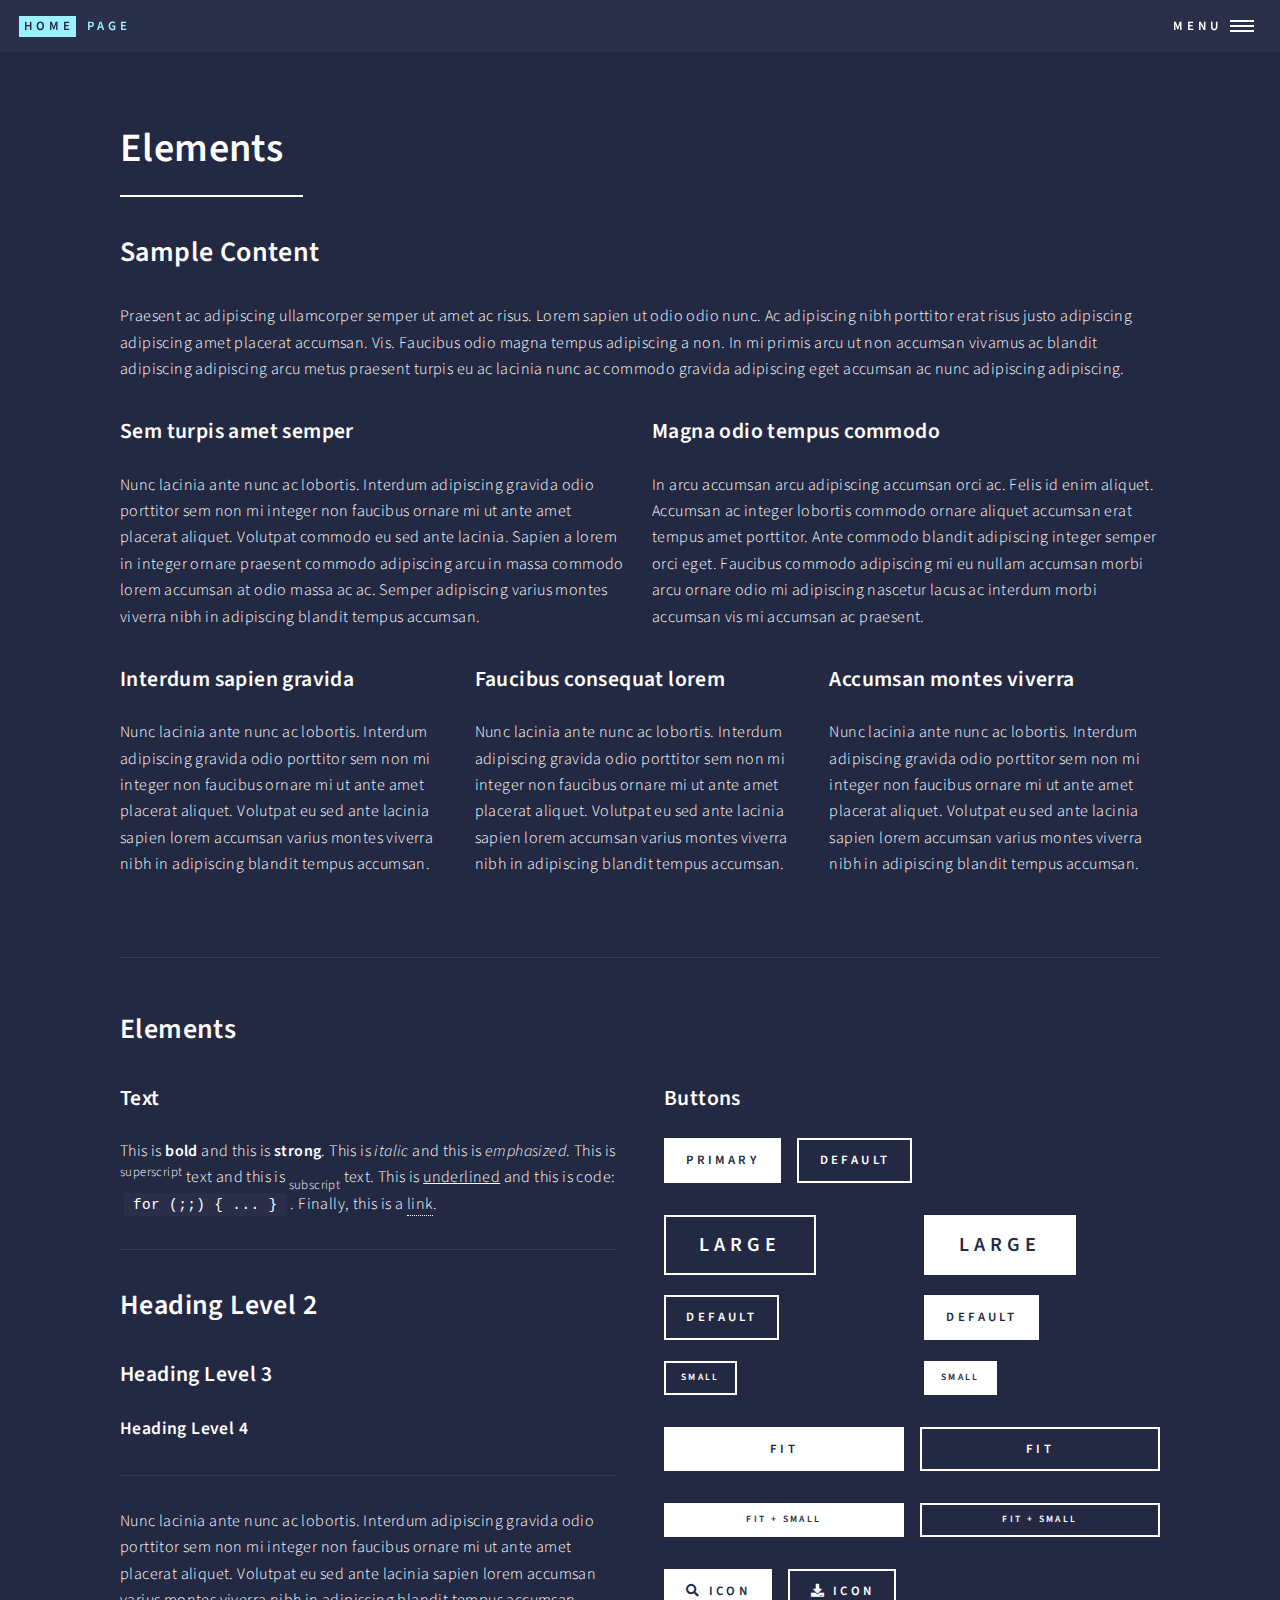
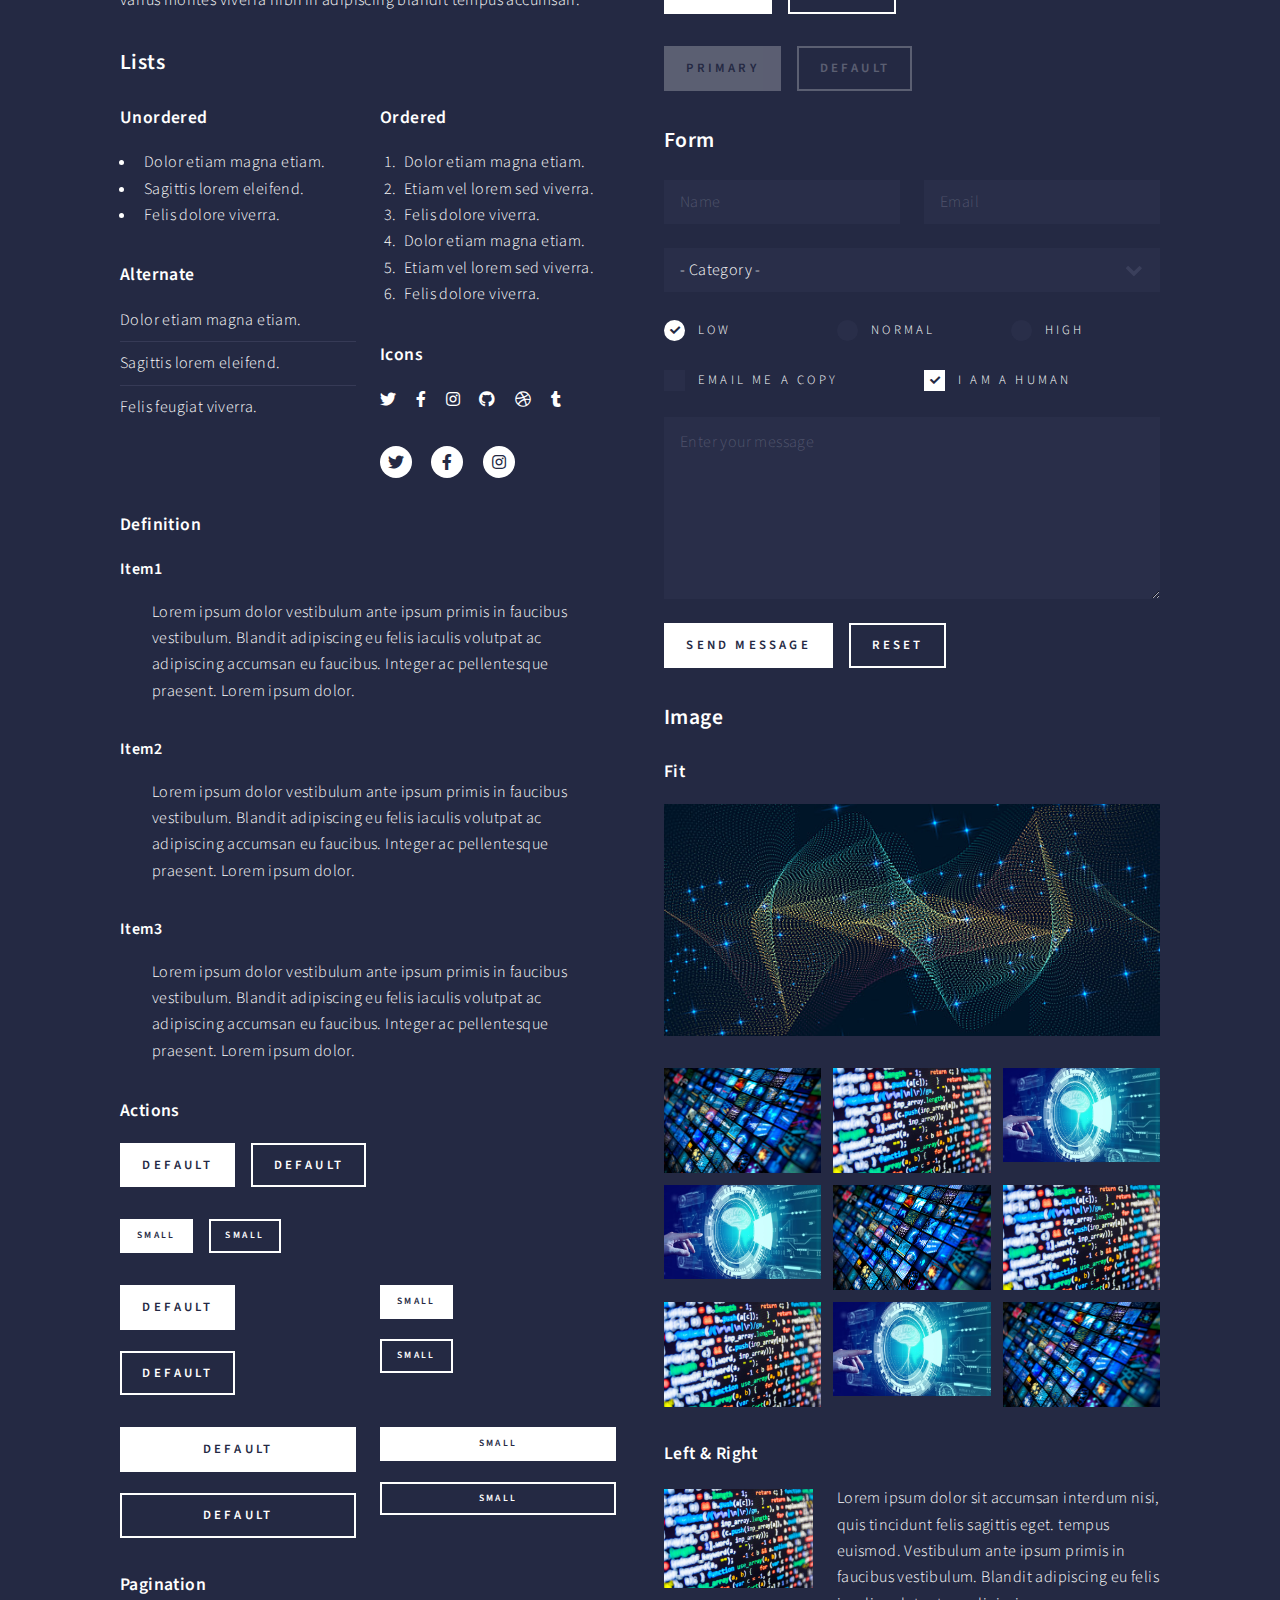
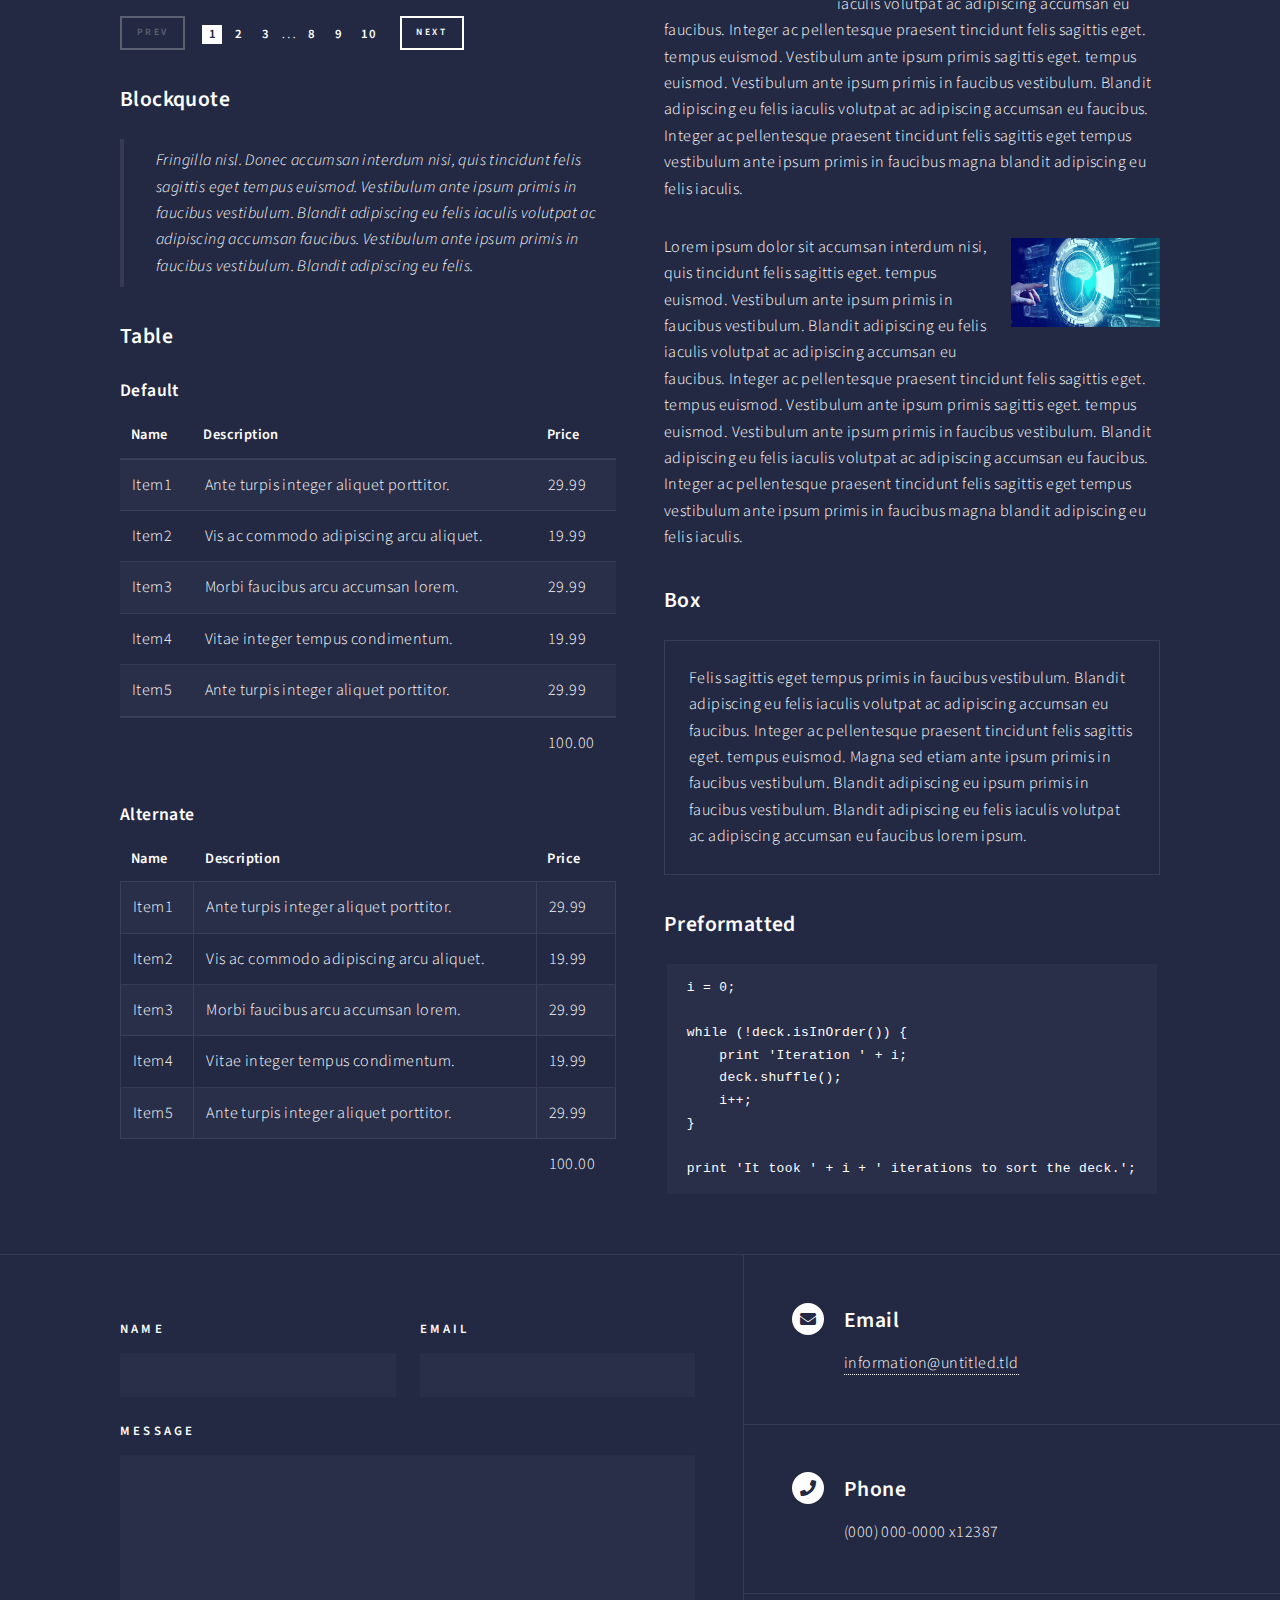
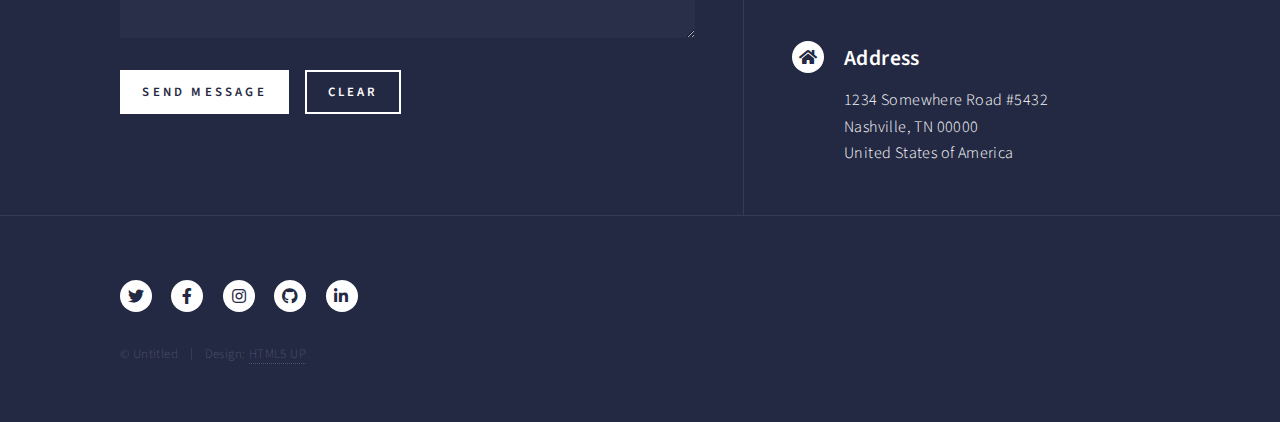
<file: elements.html>
<!DOCTYPE HTML>
<html>
	<head>
		<title>Data Science</title>
		<meta charset="utf-8" />
		<meta name="viewport" content="width=device-width, initial-scale=1, user-scalable=no" />
		<link rel="stylesheet" href="assets/css/main.css" />
		<noscript><link rel="stylesheet" href="assets/css/noscript.css" /></noscript>
	</head>
	<body class="is-preload">

		<!-- Wrapper -->
			<div id="wrapper">

				<!-- Header -->
					<header id="header">
						<a href="index.html" class="logo"><strong>Home</strong> <span>Page</span></a>
						<nav>
							<a href="#menu">Menu</a>
						</nav>
					</header>

				<!-- Menu -->
					<nav id="menu">
						<ul class="links">
							<li><a href="index.html">Home</a></li>
							<li><a href="https://github.com/cntl-alt-delete/Maverick">Github</a></li>
							<li><a href="https://www.kaggle.com/chiragshrivastava01">Kaggle</a></li>
							<li><a href="elements.html">LinkedIn</a></li>
						</ul>
						<ul class="actions stacked">
							<li><a href="#" class="button primary fit">Get Started</a></li>
							<li><a href="#" class="button fit">Log In</a></li>
						</ul>
					</nav>

				
				<!-- Main -->
					<div id="main" class="alt">

						<!-- One -->
							<section id="one">
								<div class="inner">
									<header class="major">
										<h1>Elements</h1>
									</header>

									<!-- Content -->
										<h2 id="content">Sample Content</h2>
										<p>Praesent ac adipiscing ullamcorper semper ut amet ac risus. Lorem sapien ut odio odio nunc. Ac adipiscing nibh porttitor erat risus justo adipiscing adipiscing amet placerat accumsan. Vis. Faucibus odio magna tempus adipiscing a non. In mi primis arcu ut non accumsan vivamus ac blandit adipiscing adipiscing arcu metus praesent turpis eu ac lacinia nunc ac commodo gravida adipiscing eget accumsan ac nunc adipiscing adipiscing.</p>
										<div class="row">
											<div class="col-6 col-12-small">
												<h3>Sem turpis amet semper</h3>
												<p>Nunc lacinia ante nunc ac lobortis. Interdum adipiscing gravida odio porttitor sem non mi integer non faucibus ornare mi ut ante amet placerat aliquet. Volutpat commodo eu sed ante lacinia. Sapien a lorem in integer ornare praesent commodo adipiscing arcu in massa commodo lorem accumsan at odio massa ac ac. Semper adipiscing varius montes viverra nibh in adipiscing blandit tempus accumsan.</p>
											</div>
											<div class="col-6 col-12-small">
												<h3>Magna odio tempus commodo</h3>
												<p>In arcu accumsan arcu adipiscing accumsan orci ac. Felis id enim aliquet. Accumsan ac integer lobortis commodo ornare aliquet accumsan erat tempus amet porttitor. Ante commodo blandit adipiscing integer semper orci eget. Faucibus commodo adipiscing mi eu nullam accumsan morbi arcu ornare odio mi adipiscing nascetur lacus ac interdum morbi accumsan vis mi accumsan ac praesent.</p>
											</div>
											<!-- Break -->
											<div class="col-4 col-12-medium">
												<h3>Interdum sapien gravida</h3>
												<p>Nunc lacinia ante nunc ac lobortis. Interdum adipiscing gravida odio porttitor sem non mi integer non faucibus ornare mi ut ante amet placerat aliquet. Volutpat eu sed ante lacinia sapien lorem accumsan varius montes viverra nibh in adipiscing blandit tempus accumsan.</p>
											</div>
											<div class="col-4 col-12-medium">
												<h3>Faucibus consequat lorem</h3>
												<p>Nunc lacinia ante nunc ac lobortis. Interdum adipiscing gravida odio porttitor sem non mi integer non faucibus ornare mi ut ante amet placerat aliquet. Volutpat eu sed ante lacinia sapien lorem accumsan varius montes viverra nibh in adipiscing blandit tempus accumsan.</p>
											</div>
											<div class="col-4 col-12-medium">
												<h3>Accumsan montes viverra</h3>
												<p>Nunc lacinia ante nunc ac lobortis. Interdum adipiscing gravida odio porttitor sem non mi integer non faucibus ornare mi ut ante amet placerat aliquet. Volutpat eu sed ante lacinia sapien lorem accumsan varius montes viverra nibh in adipiscing blandit tempus accumsan.</p>
											</div>
										</div>

									<hr class="major" />

									<!-- Elements -->
										<h2 id="elements">Elements</h2>
										<div class="row gtr-200">
											<div class="col-6 col-12-medium">

												<!-- Text stuff -->
													<h3>Text</h3>
													<p>This is <b>bold</b> and this is <strong>strong</strong>. This is <i>italic</i> and this is <em>emphasized</em>.
													This is <sup>superscript</sup> text and this is <sub>subscript</sub> text.
													This is <u>underlined</u> and this is code: <code>for (;;) { ... }</code>.
													Finally, this is a <a href="#">link</a>.</p>
													<hr />
													<h2>Heading Level 2</h2>
													<h3>Heading Level 3</h3>
													<h4>Heading Level 4</h4>
													<hr />
													<p>Nunc lacinia ante nunc ac lobortis. Interdum adipiscing gravida odio porttitor sem non mi integer non faucibus ornare mi ut ante amet placerat aliquet. Volutpat eu sed ante lacinia sapien lorem accumsan varius montes viverra nibh in adipiscing blandit tempus accumsan.</p>

												<!-- Lists -->
													<h3>Lists</h3>
													<div class="row">
														<div class="col-6 col-12-small">

															<h4>Unordered</h4>
															<ul>
																<li>Dolor etiam magna etiam.</li>
																<li>Sagittis lorem eleifend.</li>
																<li>Felis dolore viverra.</li>
															</ul>

															<h4>Alternate</h4>
															<ul class="alt">
																<li>Dolor etiam magna etiam.</li>
																<li>Sagittis lorem eleifend.</li>
																<li>Felis feugiat viverra.</li>
															</ul>

														</div>
														<div class="col-6 col-12-small">

															<h4>Ordered</h4>
															<ol>
																<li>Dolor etiam magna etiam.</li>
																<li>Etiam vel lorem sed viverra.</li>
																<li>Felis dolore viverra.</li>
																<li>Dolor etiam magna etiam.</li>
																<li>Etiam vel lorem sed viverra.</li>
																<li>Felis dolore viverra.</li>
															</ol>

															<h4>Icons</h4>
															<ul class="icons">
																<li><a href="#" class="icon brands fa-twitter"><span class="label">Twitter</span></a></li>
																<li><a href="#" class="icon brands fa-facebook-f"><span class="label">Facebook</span></a></li>
																<li><a href="#" class="icon brands fa-instagram"><span class="label">Instagram</span></a></li>
																<li><a href="#" class="icon brands fa-github"><span class="label">Github</span></a></li>
																<li><a href="#" class="icon brands fa-dribbble"><span class="label">Dribbble</span></a></li>
																<li><a href="#" class="icon brands fa-tumblr"><span class="label">Tumblr</span></a></li>
															</ul>
															<ul class="icons">
																<li><a href="#" class="icon brands alt fa-twitter"><span class="label">Twitter</span></a></li>
																<li><a href="#" class="icon brands alt fa-facebook-f"><span class="label">Facebook</span></a></li>
																<li><a href="#" class="icon brands alt fa-instagram"><span class="label">Instagram</span></a></li>
															</ul>

														</div>
													</div>
													<h4>Definition</h4>
													<dl>
														<dt>Item1</dt>
														<dd>
															<p>Lorem ipsum dolor vestibulum ante ipsum primis in faucibus vestibulum. Blandit adipiscing eu felis iaculis volutpat ac adipiscing accumsan eu faucibus. Integer ac pellentesque praesent. Lorem ipsum dolor.</p>
														</dd>
														<dt>Item2</dt>
														<dd>
															<p>Lorem ipsum dolor vestibulum ante ipsum primis in faucibus vestibulum. Blandit adipiscing eu felis iaculis volutpat ac adipiscing accumsan eu faucibus. Integer ac pellentesque praesent. Lorem ipsum dolor.</p>
														</dd>
														<dt>Item3</dt>
														<dd>
															<p>Lorem ipsum dolor vestibulum ante ipsum primis in faucibus vestibulum. Blandit adipiscing eu felis iaculis volutpat ac adipiscing accumsan eu faucibus. Integer ac pellentesque praesent. Lorem ipsum dolor.</p>
														</dd>
													</dl>

													<h4>Actions</h4>
													<ul class="actions">
														<li><a href="#" class="button primary">Default</a></li>
														<li><a href="#" class="button">Default</a></li>
													</ul>
													<ul class="actions small">
														<li><a href="#" class="button primary small">Small</a></li>
														<li><a href="#" class="button small">Small</a></li>
													</ul>
													<div class="row">
														<div class="col-6 col-12-small">
															<ul class="actions stacked">
																<li><a href="#" class="button primary">Default</a></li>
																<li><a href="#" class="button">Default</a></li>
															</ul>
														</div>
														<div class="col-6 col-12-small">
															<ul class="actions stacked">
																<li><a href="#" class="button primary small">Small</a></li>
																<li><a href="#" class="button small">Small</a></li>
															</ul>
														</div>
														<div class="col-6 col-12-small">
															<ul class="actions stacked">
																<li><a href="#" class="button primary fit">Default</a></li>
																<li><a href="#" class="button fit">Default</a></li>
															</ul>
														</div>
														<div class="col-6 col-12-small">
															<ul class="actions stacked">
																<li><a href="#" class="button primary small fit">Small</a></li>
																<li><a href="#" class="button small fit">Small</a></li>
															</ul>
														</div>
													</div>

													<h4>Pagination</h4>
													<ul class="pagination">
														<li><span class="button small disabled">Prev</span></li>
														<li><a href="#" class="page active">1</a></li>
														<li><a href="#" class="page">2</a></li>
														<li><a href="#" class="page">3</a></li>
														<li><span>&hellip;</span></li>
														<li><a href="#" class="page">8</a></li>
														<li><a href="#" class="page">9</a></li>
														<li><a href="#" class="page">10</a></li>
														<li><a href="#" class="button small">Next</a></li>
													</ul>

												<!-- Blockquote -->
													<h3>Blockquote</h3>
													<blockquote>Fringilla nisl. Donec accumsan interdum nisi, quis tincidunt felis sagittis eget tempus euismod. Vestibulum ante ipsum primis in faucibus vestibulum. Blandit adipiscing eu felis iaculis volutpat ac adipiscing accumsan faucibus. Vestibulum ante ipsum primis in faucibus vestibulum. Blandit adipiscing eu felis.</blockquote>

												<!-- Table -->
													<h3>Table</h3>

													<h4>Default</h4>
													<div class="table-wrapper">
														<table>
															<thead>
																<tr>
																	<th>Name</th>
																	<th>Description</th>
																	<th>Price</th>
																</tr>
															</thead>
															<tbody>
																<tr>
																	<td>Item1</td>
																	<td>Ante turpis integer aliquet porttitor.</td>
																	<td>29.99</td>
																</tr>
																<tr>
																	<td>Item2</td>
																	<td>Vis ac commodo adipiscing arcu aliquet.</td>
																	<td>19.99</td>
																</tr>
																<tr>
																	<td>Item3</td>
																	<td> Morbi faucibus arcu accumsan lorem.</td>
																	<td>29.99</td>
																</tr>
																<tr>
																	<td>Item4</td>
																	<td>Vitae integer tempus condimentum.</td>
																	<td>19.99</td>
																</tr>
																<tr>
																	<td>Item5</td>
																	<td>Ante turpis integer aliquet porttitor.</td>
																	<td>29.99</td>
																</tr>
															</tbody>
															<tfoot>
																<tr>
																	<td colspan="2"></td>
																	<td>100.00</td>
																</tr>
															</tfoot>
														</table>
													</div>

													<h4>Alternate</h4>
													<div class="table-wrapper">
														<table class="alt">
															<thead>
																<tr>
																	<th>Name</th>
																	<th>Description</th>
																	<th>Price</th>
																</tr>
															</thead>
															<tbody>
																<tr>
																	<td>Item1</td>
																	<td>Ante turpis integer aliquet porttitor.</td>
																	<td>29.99</td>
																</tr>
																<tr>
																	<td>Item2</td>
																	<td>Vis ac commodo adipiscing arcu aliquet.</td>
																	<td>19.99</td>
																</tr>
																<tr>
																	<td>Item3</td>
																	<td> Morbi faucibus arcu accumsan lorem.</td>
																	<td>29.99</td>
																</tr>
																<tr>
																	<td>Item4</td>
																	<td>Vitae integer tempus condimentum.</td>
																	<td>19.99</td>
																</tr>
																<tr>
																	<td>Item5</td>
																	<td>Ante turpis integer aliquet porttitor.</td>
																	<td>29.99</td>
																</tr>
															</tbody>
															<tfoot>
																<tr>
																	<td colspan="2"></td>
																	<td>100.00</td>
																</tr>
															</tfoot>
														</table>
													</div>

											</div>
											<div class="col-6 col-12-medium">

												<!-- Buttons -->
													<h3>Buttons</h3>
													<ul class="actions">
														<li><a href="#" class="button primary">Primary</a></li>
														<li><a href="#" class="button">Default</a></li>
													</ul>
													<div class="row">
														<div class="col-6 col-12-xsmall">
															<ul class="actions stacked">
																<li><a href="#" class="button large">Large</a></li>
																<li><a href="#" class="button">Default</a></li>
																<li><a href="#" class="button small">Small</a></li>
															</ul>
														</div>
														<div class="col-6 col-12-xsmall">
															<ul class="actions stacked">
																<li><a href="#" class="button primary large">Large</a></li>
																<li><a href="#" class="button primary">Default</a></li>
																<li><a href="#" class="button primary small">Small</a></li>
															</ul>
														</div>
													</div>
													<ul class="actions fit">
														<li><a href="#" class="button primary fit">Fit</a></li>
														<li><a href="#" class="button fit">Fit</a></li>
													</ul>
													<ul class="actions fit small">
														<li><a href="#" class="button primary fit small">Fit + Small</a></li>
														<li><a href="#" class="button fit small">Fit + Small</a></li>
													</ul>
													<ul class="actions">
														<li><a href="#" class="button primary icon solid fa-search">Icon</a></li>
														<li><a href="#" class="button icon solid fa-download">Icon</a></li>
													</ul>
													<ul class="actions">
														<li><span class="button primary disabled">Primary</span></li>
														<li><span class="button disabled">Default</span></li>
													</ul>

												<!-- Form -->
													<h3>Form</h3>

													<form method="post" action="#">
														<div class="row gtr-uniform">
															<div class="col-6 col-12-xsmall">
																<input type="text" name="demo-name" id="demo-name" value="" placeholder="Name" />
															</div>
															<div class="col-6 col-12-xsmall">
																<input type="email" name="demo-email" id="demo-email" value="" placeholder="Email" />
															</div>
															<!-- Break -->
															<div class="col-12">
																<select name="demo-category" id="demo-category">
																	<option value="">- Category -</option>
																	<option value="1">Manufacturing</option>
																	<option value="1">Shipping</option>
																	<option value="1">Administration</option>
																	<option value="1">Human Resources</option>
																</select>
															</div>
															<!-- Break -->
															<div class="col-4 col-12-small">
																<input type="radio" id="demo-priority-low" name="demo-priority" checked>
																<label for="demo-priority-low">Low</label>
															</div>
															<div class="col-4 col-12-small">
																<input type="radio" id="demo-priority-normal" name="demo-priority">
																<label for="demo-priority-normal">Normal</label>
															</div>
															<div class="col-4 col-12-small">
																<input type="radio" id="demo-priority-high" name="demo-priority">
																<label for="demo-priority-high">High</label>
															</div>
															<!-- Break -->
															<div class="col-6 col-12-small">
																<input type="checkbox" id="demo-copy" name="demo-copy">
																<label for="demo-copy">Email me a copy</label>
															</div>
															<div class="col-6 col-12-small">
																<input type="checkbox" id="demo-human" name="demo-human" checked>
																<label for="demo-human">I am a human</label>
															</div>
															<!-- Break -->
															<div class="col-12">
																<textarea name="demo-message" id="demo-message" placeholder="Enter your message" rows="6"></textarea>
															</div>
															<!-- Break -->
															<div class="col-12">
																<ul class="actions">
																	<li><input type="submit" value="Send Message" class="primary" /></li>
																	<li><input type="reset" value="Reset" /></li>
																</ul>
															</div>
														</div>
													</form>

												<!-- Image -->
													<h3>Image</h3>

													<h4>Fit</h4>
													<span class="image fit"><img src="images/pic03.jpg" alt="" /></span>
													<div class="box alt">
														<div class="row gtr-50 gtr-uniform">
															<div class="col-4"><span class="image fit"><img src="images/pic08.jpg" alt="" /></span></div>
															<div class="col-4"><span class="image fit"><img src="images/pic09.jpg" alt="" /></span></div>
															<div class="col-4"><span class="image fit"><img src="images/pic10.jpg" alt="" /></span></div>
															<!-- Break -->
															<div class="col-4"><span class="image fit"><img src="images/pic10.jpg" alt="" /></span></div>
															<div class="col-4"><span class="image fit"><img src="images/pic08.jpg" alt="" /></span></div>
															<div class="col-4"><span class="image fit"><img src="images/pic09.jpg" alt="" /></span></div>
															<!-- Break -->
															<div class="col-4"><span class="image fit"><img src="images/pic09.jpg" alt="" /></span></div>
															<div class="col-4"><span class="image fit"><img src="images/pic10.jpg" alt="" /></span></div>
															<div class="col-4"><span class="image fit"><img src="images/pic08.jpg" alt="" /></span></div>
														</div>
													</div>

													<h4>Left &amp; Right</h4>
													<p><span class="image left"><img src="images/pic09.jpg" alt="" /></span>Lorem ipsum dolor sit accumsan interdum nisi, quis tincidunt felis sagittis eget. tempus euismod. Vestibulum ante ipsum primis in faucibus vestibulum. Blandit adipiscing eu felis iaculis volutpat ac adipiscing accumsan eu faucibus. Integer ac pellentesque praesent tincidunt felis sagittis eget. tempus euismod. Vestibulum ante ipsum primis sagittis eget. tempus euismod. Vestibulum ante ipsum primis in faucibus vestibulum. Blandit adipiscing eu felis iaculis volutpat ac adipiscing accumsan eu faucibus. Integer ac pellentesque praesent tincidunt felis sagittis eget tempus vestibulum ante ipsum primis in faucibus magna blandit adipiscing eu felis iaculis.</p>
													<p><span class="image right"><img src="images/pic10.jpg" alt="" /></span>Lorem ipsum dolor sit accumsan interdum nisi, quis tincidunt felis sagittis eget. tempus euismod. Vestibulum ante ipsum primis in faucibus vestibulum. Blandit adipiscing eu felis iaculis volutpat ac adipiscing accumsan eu faucibus. Integer ac pellentesque praesent tincidunt felis sagittis eget. tempus euismod. Vestibulum ante ipsum primis sagittis eget. tempus euismod. Vestibulum ante ipsum primis in faucibus vestibulum. Blandit adipiscing eu felis iaculis volutpat ac adipiscing accumsan eu faucibus. Integer ac pellentesque praesent tincidunt felis sagittis eget tempus vestibulum ante ipsum primis in faucibus magna blandit adipiscing eu felis iaculis.</p>

												<!-- Box -->
													<h3>Box</h3>
													<div class="box">
														<p>Felis sagittis eget tempus primis in faucibus vestibulum. Blandit adipiscing eu felis iaculis volutpat ac adipiscing accumsan eu faucibus. Integer ac pellentesque praesent tincidunt felis sagittis eget. tempus euismod. Magna sed etiam ante ipsum primis in faucibus vestibulum. Blandit adipiscing eu ipsum primis in faucibus vestibulum. Blandit adipiscing eu felis iaculis volutpat ac adipiscing accumsan eu faucibus lorem ipsum.</p>
													</div>

												<!-- Preformatted Code -->
													<h3>Preformatted</h3>
													<pre><code>i = 0;

while (!deck.isInOrder()) {
    print 'Iteration ' + i;
    deck.shuffle();
    i++;
}

print 'It took ' + i + ' iterations to sort the deck.';
</code></pre>

											</div>
										</div>

								</div>
							</section>

					</div>

				<!-- Contact -->
					<section id="contact">
						<div class="inner">
							<section>
								<form method="post" action="#">
									<div class="fields">
										<div class="field half">
											<label for="name">Name</label>
											<input type="text" name="name" id="name" />
										</div>
										<div class="field half">
											<label for="email">Email</label>
											<input type="text" name="email" id="email" />
										</div>
										<div class="field">
											<label for="message">Message</label>
											<textarea name="message" id="message" rows="6"></textarea>
										</div>
									</div>
									<ul class="actions">
										<li><input type="submit" value="Send Message" class="primary" /></li>
										<li><input type="reset" value="Clear" /></li>
									</ul>
								</form>
							</section>
							<section class="split">
								<section>
									<div class="contact-method">
										<span class="icon solid alt fa-envelope"></span>
										<h3>Email</h3>
										<a href="#">information@untitled.tld</a>
									</div>
								</section>
								<section>
									<div class="contact-method">
										<span class="icon solid alt fa-phone"></span>
										<h3>Phone</h3>
										<span>(000) 000-0000 x12387</span>
									</div>
								</section>
								<section>
									<div class="contact-method">
										<span class="icon solid alt fa-home"></span>
										<h3>Address</h3>
										<span>1234 Somewhere Road #5432<br />
										Nashville, TN 00000<br />
										United States of America</span>
									</div>
								</section>
							</section>
						</div>
					</section>

				<!-- Footer -->
					<footer id="footer">
						<div class="inner">
							<ul class="icons">
								<li><a href="#" class="icon brands alt fa-twitter"><span class="label">Twitter</span></a></li>
								<li><a href="#" class="icon brands alt fa-facebook-f"><span class="label">Facebook</span></a></li>
								<li><a href="#" class="icon brands alt fa-instagram"><span class="label">Instagram</span></a></li>
								<li><a href="#" class="icon brands alt fa-github"><span class="label">GitHub</span></a></li>
								<li><a href="#" class="icon brands alt fa-linkedin-in"><span class="label">LinkedIn</span></a></li>
							</ul>
							<ul class="copyright">
								<li>&copy; Untitled</li><li>Design: <a href="https://html5up.net">HTML5 UP</a></li>
							</ul>
						</div>
					</footer>

			</div>

		<!-- Scripts -->
			<script src="assets/js/jquery.min.js"></script>
			<script src="assets/js/jquery.scrolly.min.js"></script>
			<script src="assets/js/jquery.scrollex.min.js"></script>
			<script src="assets/js/browser.min.js"></script>
			<script src="assets/js/breakpoints.min.js"></script>
			<script src="assets/js/util.js"></script>
			<script src="assets/js/main.js"></script>

	</body>
</html>
</file>
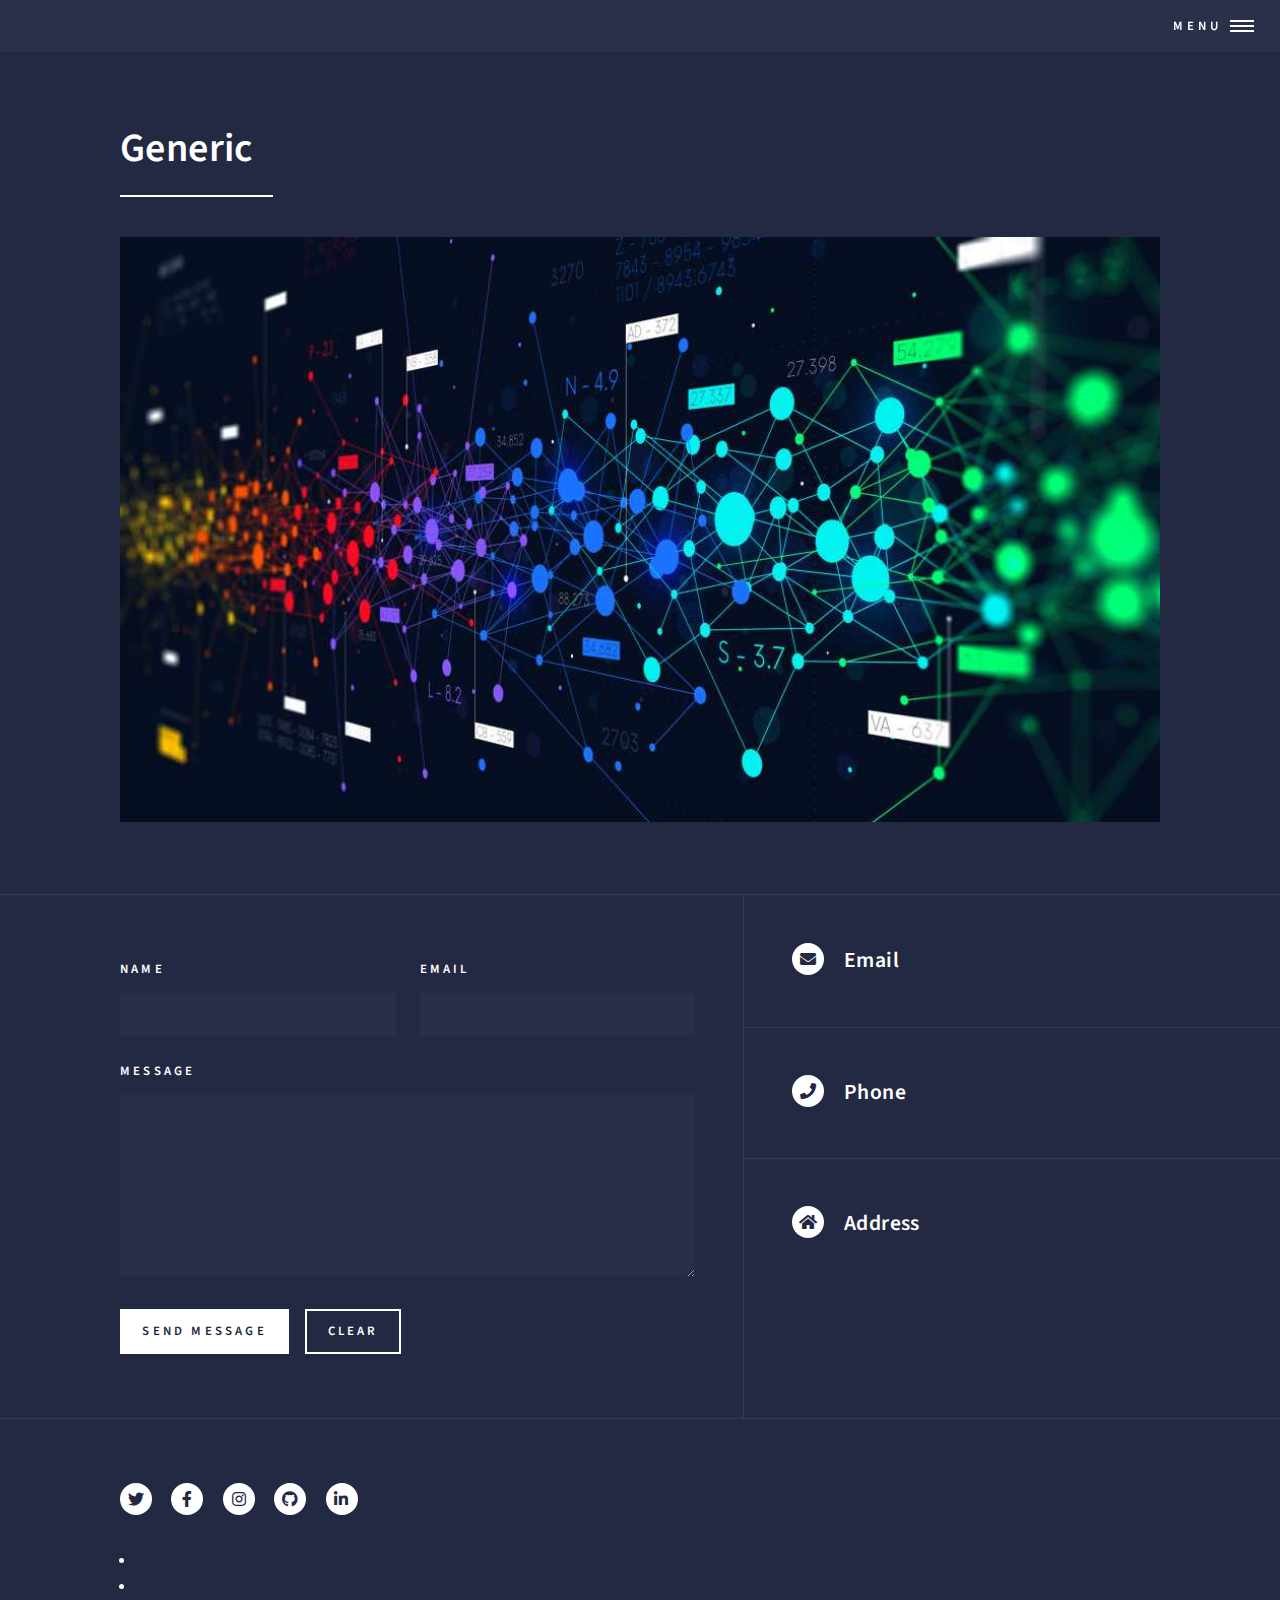
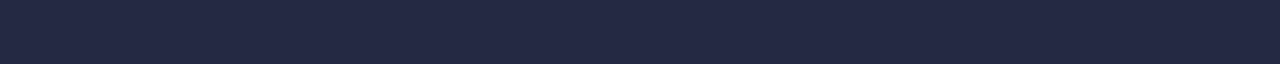
<file: generic.html>
<!DOCTYPE HTML>
<html>
	<head>
		<title></title>
		<meta charset="utf-8" />
		<meta name="viewport" content="width=device-width, initial-scale=1, user-scalable=no" />
		<link rel="stylesheet" href="assets/css/main.css" />
		<noscript><link rel="stylesheet" href="assets/css/noscript.css" /></noscript>
	</head>
	<body class="is-preload">

		<!-- Wrapper -->
			<div id="wrapper">

				<!-- Header -->
					<header id="header">
						<a href="index.html" class="logo"><strong></strong> <span></span></a>
						<nav>
							<a href="#menu">Menu</a>
						</nav>
					</header>

				<!-- Menu -->
					<nav id="menu">
						<ul class="links">
							<li><a href="index.html">Home</a></li>
							<li><a href="landing.html">Landing</a></li>
							<li><a href="generic.html">Generic</a></li>
							<li><a href="elements.html">Elements</a></li>
						</ul>
						<ul class="actions stacked">
							<li><a href="#" class="button primary fit">Get Started</a></li>
							<li><a href="#" class="button fit">Log In</a></li>
						</ul>
					</nav>

				<!-- Main -->
					<div id="main" class="alt">

						<!-- One -->
							<section id="one">
								<div class="inner">
									<header class="major">
										<h1>Generic</h1>
									</header>
									<span class="image main"><img src="images/pic11.jpg" alt="" /></span>
									<p></p>
									<p></p>
									<p></p>
								</div>
							</section>

					</div>

				<!-- Contact -->
					<section id="contact">
						<div class="inner">
							<section>
								<form method="post" action="#">
									<div class="fields">
										<div class="field half">
											<label for="name">Name</label>
											<input type="text" name="name" id="name" />
										</div>
										<div class="field half">
											<label for="email">Email</label>
											<input type="text" name="email" id="email" />
										</div>
										<div class="field">
											<label for="message">Message</label>
											<textarea name="message" id="message" rows="6"></textarea>
										</div>
									</div>
									<ul class="actions">
										<li><input type="submit" value="Send Message" class="primary" /></li>
										<li><input type="reset" value="Clear" /></li>
									</ul>
								</form>
							</section>
							<section class="split">
								<section>
									<div class="contact-method">
										<span class="icon solid alt fa-envelope"></span>
										<h3>Email</h3>
										<a href="#"></a>
									</div>
								</section>
								<section>
									<div class="contact-method">
										<span class="icon solid alt fa-phone"></span>
										<h3>Phone</h3>
										<span></span>
									</div>
								</section>
								<section>
									<div class="contact-method">
										<span class="icon solid alt fa-home"></span>
										<h3>Address</h3>
										<span><br />
										<br />
										</span>
									</div>
								</section>
							</section>
						</div>
					</section>

				<!-- Footer -->
					<footer id="footer">
						<div class="inner">
							<ul class="icons">
								<li><a href="#" class="icon brands alt fa-twitter"><span class="label">Twitter</span></a></li>
								<li><a href="#" class="icon brands alt fa-facebook-f"><span class="label">Facebook</span></a></li>
								<li><a href="#" class="icon brands alt fa-instagram"><span class="label">Instagram</span></a></li>
								<li><a href="#" class="icon brands alt fa-github"><span class="label">GitHub</span></a></li>
								<li><a href="#" class="icon brands alt fa-linkedin-in"><span class="label">LinkedIn</span></a></li>
							</ul>
							<ul class=>
								<li></li><li><a href=></a></li>
							</ul>
						</div>
					</footer>

			</div>

		<!-- Scripts -->
			<script src="assets/js/jquery.min.js"></script>
			<script src="assets/js/jquery.scrolly.min.js"></script>
			<script src="assets/js/jquery.scrollex.min.js"></script>
			<script src="assets/js/browser.min.js"></script>
			<script src="assets/js/breakpoints.min.js"></script>
			<script src="assets/js/util.js"></script>
			<script src="assets/js/main.js"></script>

	</body>
</html>
</file>
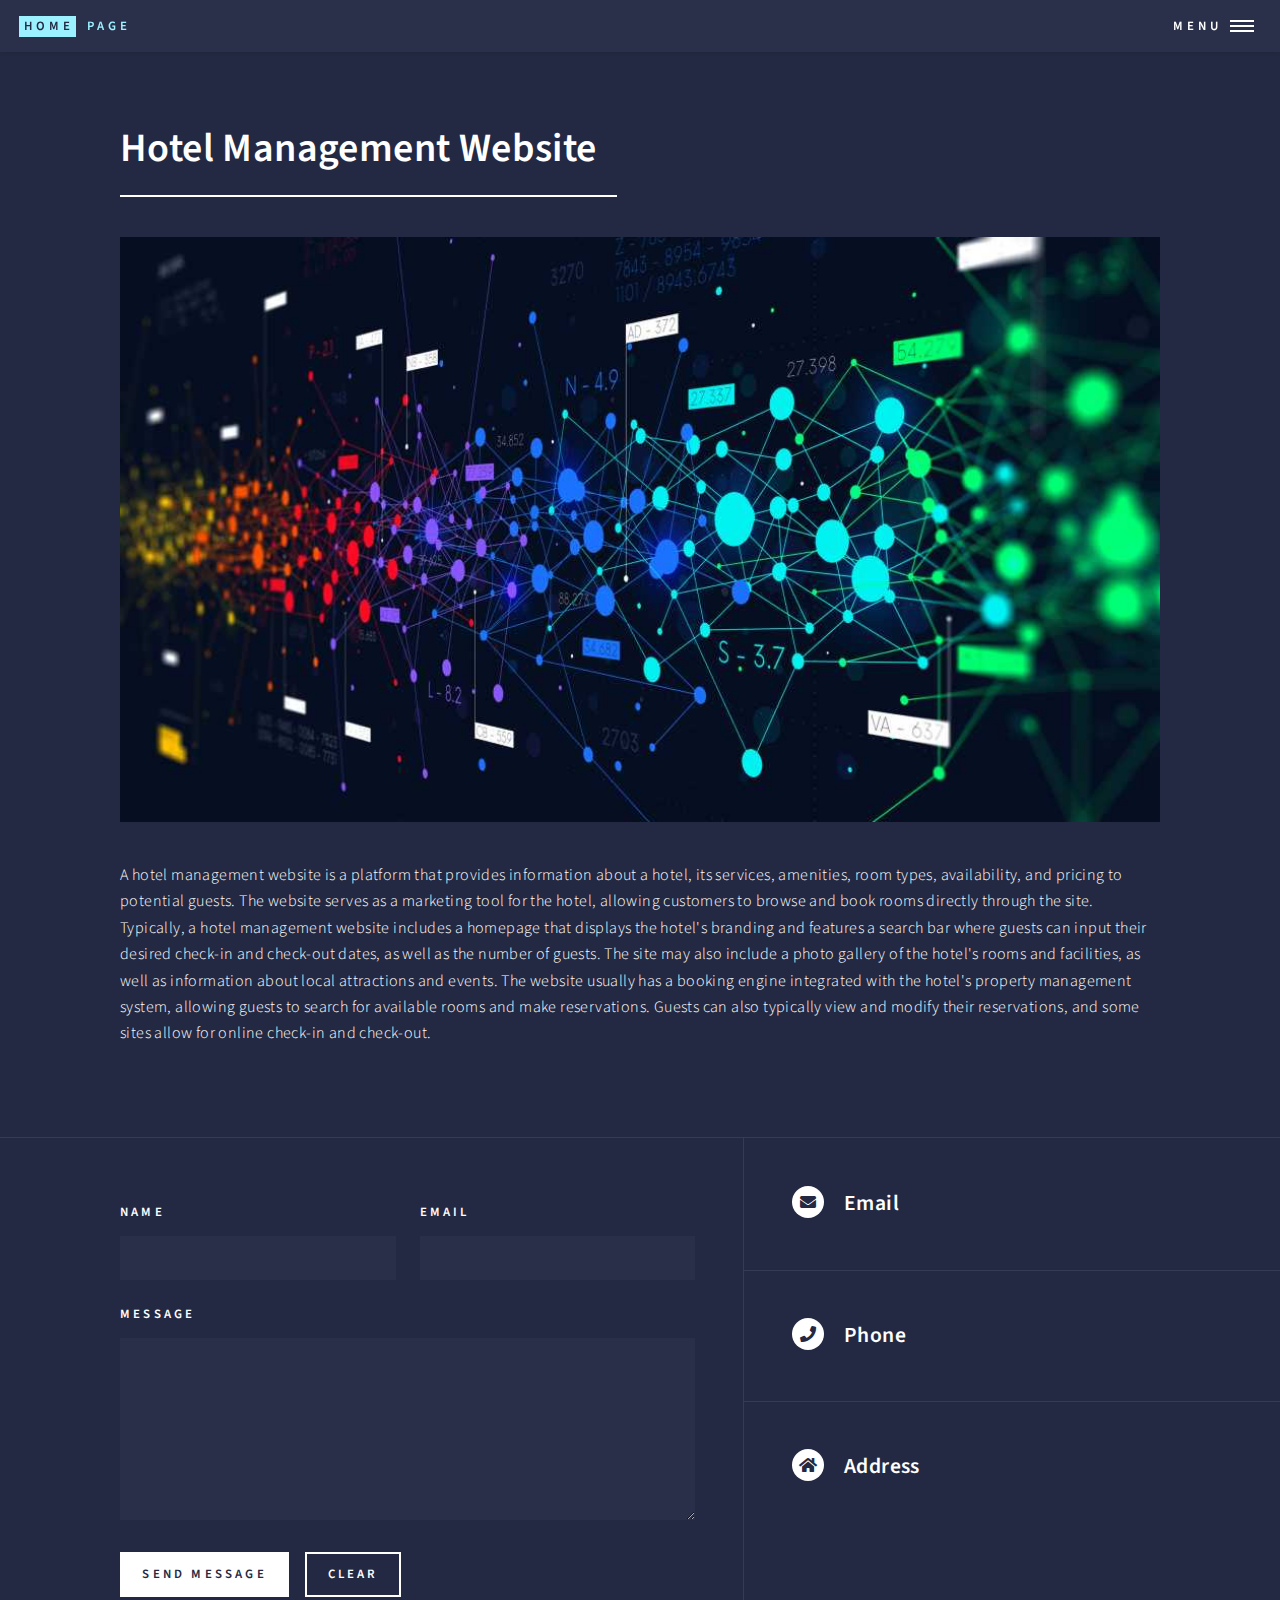
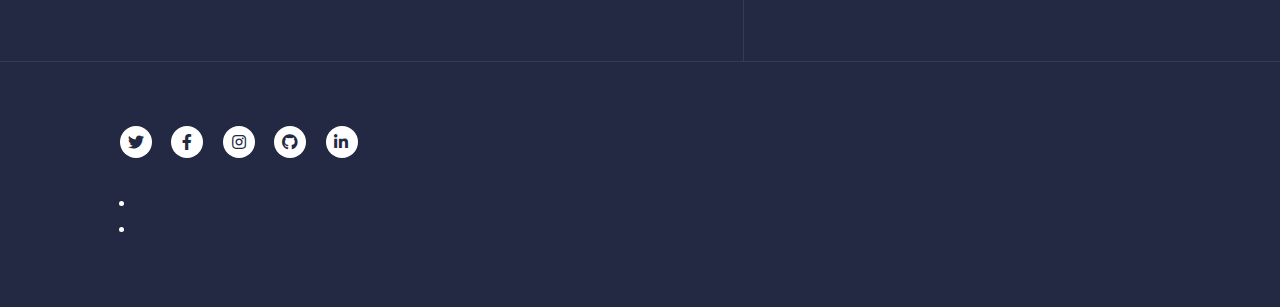
<file: Hotel.html>
<!DOCTYPE HTML>
<html>
	<head>
		<title>Video Streaming Platform</title>
		<meta charset="utf-8" />
		<meta name="viewport" content="width=device-width, initial-scale=1, user-scalable=no" />
		<link rel="stylesheet" href="assets/css/main.css" />
		<noscript><link rel="stylesheet" href="assets/css/noscript.css" /></noscript>
	</head>
	<body class="is-preload">

		<!-- Wrapper -->
			<div id="wrapper">

				<!-- Header -->
					<header id="header">
						<a href="index.html" class="logo"><strong>Home</strong> <span>Page</span></a>
						<nav>
							<a href="#menu">Menu</a>
						</nav>
					</header>

				<!-- Menu -->
					<nav id="menu">
						<ul class="links">
							<li><a href="index.html">Home</a></li>
							<li><a href="landing.html">Landing</a></li>
							<li><a href="generic.html">Generic</a></li>
							<li><a href="elements.html">Elements</a></li>
						</ul>
						<ul class="actions stacked">
							<li><a href="#" class="button primary fit">Get Started</a></li>
							<li><a href="#" class="button fit">Log In</a></li>
						</ul>
					</nav>

				<!-- Main -->
					<div id="main" class="alt">

						<!-- One -->
							<section id="one">
								<div class="inner">
									<header class="major">
										<h1>Hotel Management Website</h1>
									</header>
									<span class="image main"><img src="images/pic11.jpg" alt="" /></span>
									<p>A hotel management website is a platform that provides information about a hotel, its services, amenities, room types, availability, and pricing to potential guests. The website serves as a marketing tool for the hotel, allowing customers to browse and book rooms directly through the site.

                                        Typically, a hotel management website includes a homepage that displays the hotel's branding and features a search bar where guests can input their desired check-in and check-out dates, as well as the number of guests. The site may also include a photo gallery of the hotel's rooms and facilities, as well as information about local attractions and events.
                                        
                                        The website usually has a booking engine integrated with the hotel's property management system, allowing guests to search for available rooms and make reservations. Guests can also typically view and modify their reservations, and some sites allow for online check-in and check-out.</p>
                                    <br>
                                       
								</div>
							</section>

					</div>

				<!-- Contact -->
					<section id="contact">
						<div class="inner">
							<section>
								<form method="post" action="#">
									<div class="fields">
										<div class="field half">
											<label for="name">Name</label>
											<input type="text" name="name" id="name" />
										</div>
										<div class="field half">
											<label for="email">Email</label>
											<input type="text" name="email" id="email" />
										</div>
										<div class="field">
											<label for="message">Message</label>
											<textarea name="message" id="message" rows="6"></textarea>
										</div>
									</div>
									<ul class="actions">
										<li><input type="submit" value="Send Message" class="primary" /></li>
										<li><input type="reset" value="Clear" /></li>
									</ul>
								</form>
							</section>
							<section class="split">
								<section>
									<div class="contact-method">
										<span class="icon solid alt fa-envelope"></span>
										<h3>Email</h3>
										<a href="#"></a>
									</div>
								</section>
								<section>
									<div class="contact-method">
										<span class="icon solid alt fa-phone"></span>
										<h3>Phone</h3>
										<span></span>
									</div>
								</section>
								<section>
									<div class="contact-method">
										<span class="icon solid alt fa-home"></span>
										<h3>Address</h3>
										<span><br />
										<br />
										</span>
									</div>
								</section>
							</section>
						</div>
					</section>

				<!-- Footer -->
					<footer id="footer">
						<div class="inner">
							<ul class="icons">
								<li><a href="#" class="icon brands alt fa-twitter"><span class="label">Twitter</span></a></li>
								<li><a href="#" class="icon brands alt fa-facebook-f"><span class="label">Facebook</span></a></li>
								<li><a href="#" class="icon brands alt fa-instagram"><span class="label">Instagram</span></a></li>
								<li><a href="#" class="icon brands alt fa-github"><span class="label">GitHub</span></a></li>
								<li><a href="#" class="icon brands alt fa-linkedin-in"><span class="label">LinkedIn</span></a></li>
							</ul>
							<ul class=>
								<li></li><li><a href=</a></li>
							</ul>
						</div>
					</footer>

			</div>

		<!-- Scripts -->
			<script src="assets/js/jquery.min.js"></script>
			<script src="assets/js/jquery.scrolly.min.js"></script>
			<script src="assets/js/jquery.scrollex.min.js"></script>
			<script src="assets/js/browser.min.js"></script>
			<script src="assets/js/breakpoints.min.js"></script>
			<script src="assets/js/util.js"></script>
			<script src="assets/js/main.js"></script>

	</body>
</html>
</file>
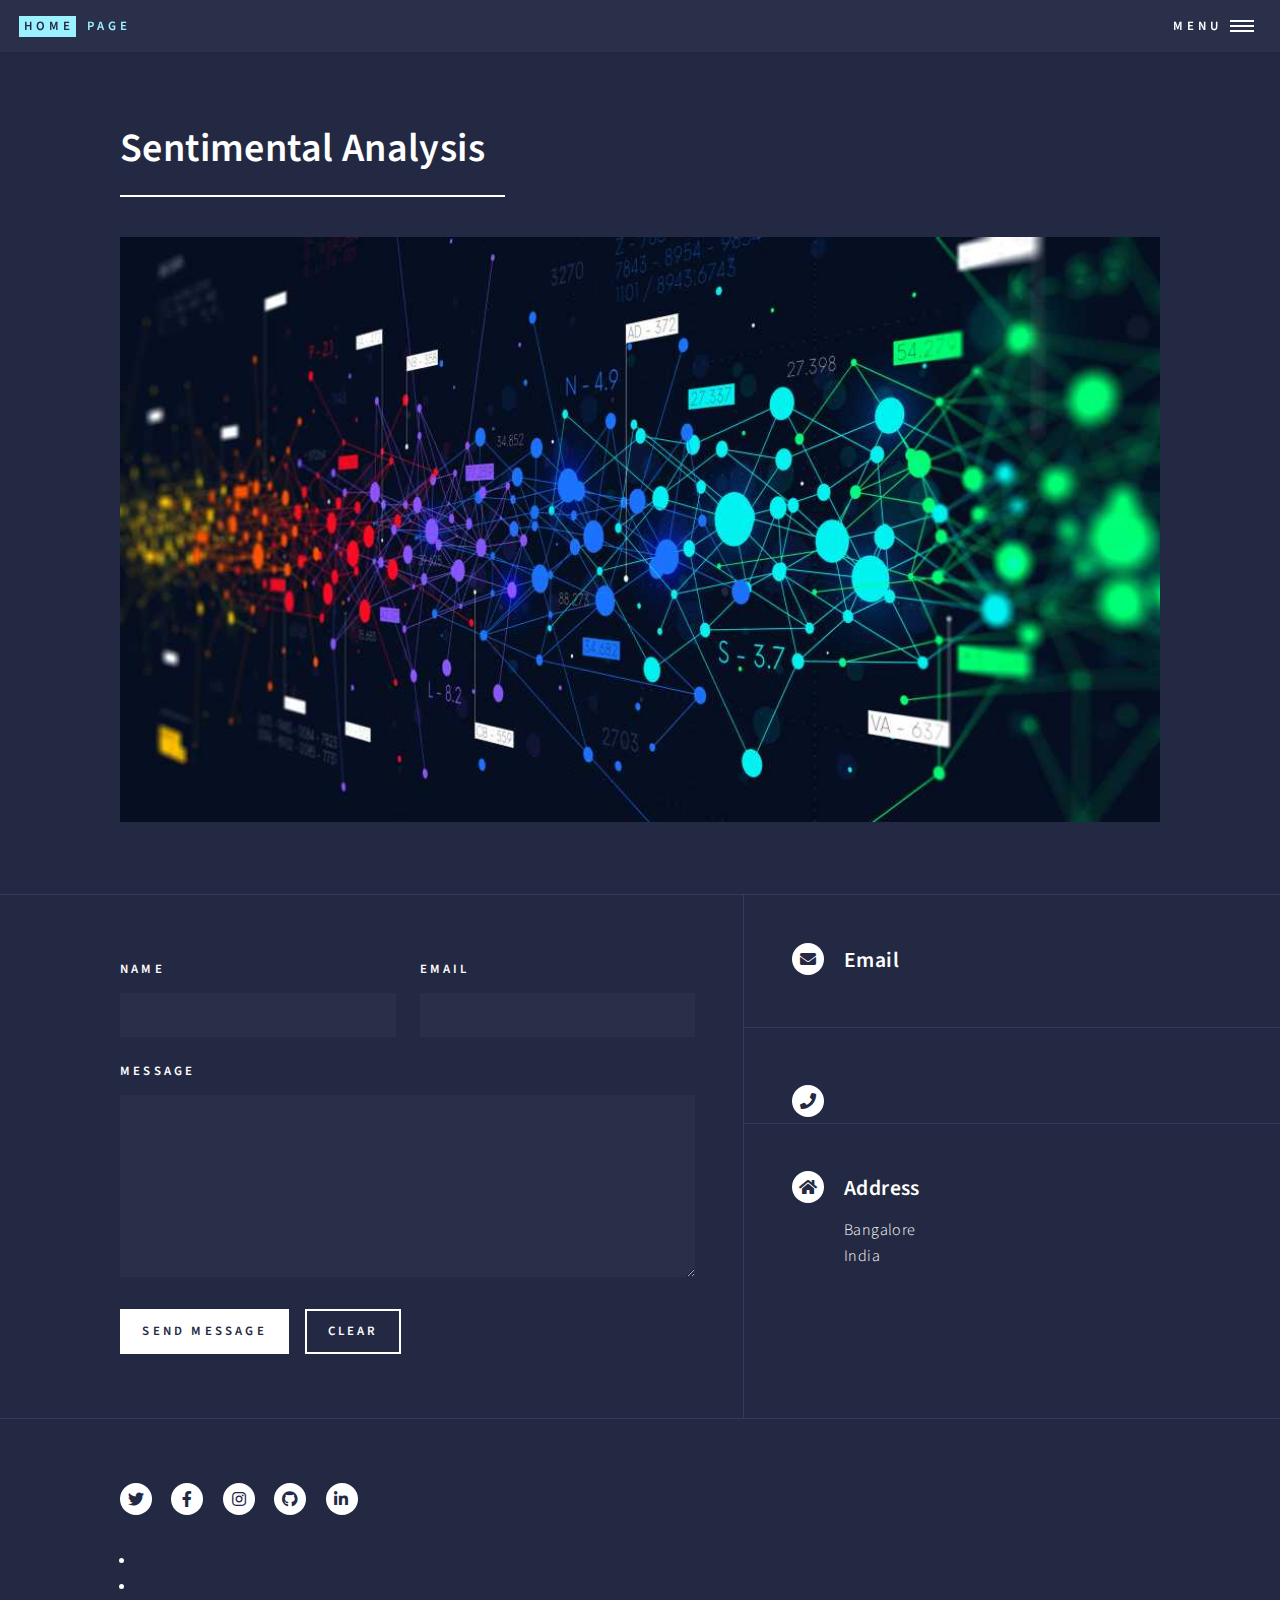
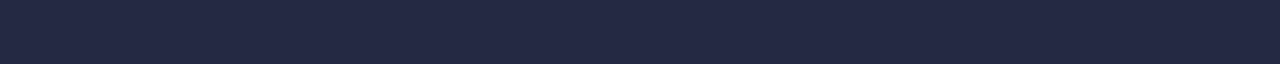
<file: sentimental.html>
<!DOCTYPE HTML>
<html>
	<head>
		<title>Sentimental Analysis</title>
		<meta charset="utf-8" />
		<meta name="viewport" content="width=device-width, initial-scale=1, user-scalable=no" />
		<link rel="stylesheet" href="assets/css/main.css" />
		<noscript><link rel="stylesheet" href="assets/css/noscript.css" /></noscript>
	</head>
	<body class="is-preload">

		<!-- Wrapper -->
			<div id="wrapper">

				<!-- Header -->
					<header id="header">
						<a href="index.html" class="logo"><strong>Home</strong> <span>Page</span></a>
						<nav>
							<a href="#menu">Menu</a>
						</nav>
					</header>

				<!-- Menu -->
					<nav id="menu">
						<ul class="links">
							<li><a href="index.html">Home</a></li>
							<li><a href="landing.html">Landing</a></li>
							<li><a href="generic.html">Generic</a></li>
							<li><a href="elements.html">Elements</a></li>
						</ul>
						<ul class="actions stacked">
							<li><a href="#" class="button primary fit">Get Started</a></li>
							<li><a href="#" class="button fit">Log In</a></li>
						</ul>
					</nav>

				<!-- Main -->
					<div id="main" class="alt">

						<!-- One -->
							<section id="one">
								<div class="inner">
									<header class="major">
										<h1>Sentimental Analysis</h1>
									</header>
									<span class="image main"><img src="images/pic11.jpg" alt="" /></span>
									<p></p>
									<p></p>
								</div>
							</section>

					</div>

				<!-- Contact -->
					<section id="contact">
						<div class="inner">
							<section>
								<form method="post" action="#">
									<div class="fields">
										<div class="field half">
											<label for="name">Name</label>
											<input type="text" name="name" id="name" />
										</div>
										<div class="field half">
											<label for="email">Email</label>
											<input type="text" name="email" id="email" />
										</div>
										<div class="field">
											<label for="message">Message</label>
											<textarea name="message" id="message" rows="6"></textarea>
										</div>
									</div>
									<ul class="actions">
										<li><input type="submit" value="Send Message" class="primary" /></li>
										<li><input type="reset" value="Clear" /></li>
									</ul>
								</form>
							</section>
							<section class="split">
								<section>
									<div class="contact-method">
										<span class="icon solid alt fa-envelope"></span>
										<h3>Email</h3>
										<a href="#"></a>
									</div>
								</section>
								<section>
									<div class="contact-method">
										<span class="icon solid alt fa-phone"></span>
										<h3></h3>
										<span></span>
									</div>
								</section>
								<section>
									<div class="contact-method">
										<span class="icon solid alt fa-home"></span>
										<h3>Address</h3>
										<span>Bangalore<br />
										India<br />
										</span>
									</div>
								</section>
							</section>
						</div>
					</section>

				<!-- Footer -->
					<footer id="footer">
						<div class="inner">
							<ul class="icons">
								<li><a href="#" class="icon brands alt fa-twitter"><span class="label">Twitter</span></a></li>
								<li><a href="#" class="icon brands alt fa-facebook-f"><span class="label">Facebook</span></a></li>
								<li><a href="#" class="icon brands alt fa-instagram"><span class="label">Instagram</span></a></li>
								<li><a href="#" class="icon brands alt fa-github"><span class="label">GitHub</span></a></li>
								<li><a href="#" class="icon brands alt fa-linkedin-in"><span class="label">LinkedIn</span></a></li>
							</ul>
							<ul class=>
								<li></li><li><a href=></a></li>
							</ul>
						</div>
					</footer>

			</div>

		<!-- Scripts -->
			<script src="assets/js/jquery.min.js"></script>
			<script src="assets/js/jquery.scrolly.min.js"></script>
			<script src="assets/js/jquery.scrollex.min.js"></script>
			<script src="assets/js/browser.min.js"></script>
			<script src="assets/js/breakpoints.min.js"></script>
			<script src="assets/js/util.js"></script>
			<script src="assets/js/main.js"></script>

	</body>
</html>
</file>
<file: assets/css/noscript.css>
/*
	Forty by HTML5 UP
	html5up.net | @ajlkn
	Free for personal and commercial use under the CCA 3.0 license (html5up.net/license)
*/

/* Banner */

	body.is-preload #banner:after {
		opacity: 0.85;
	}

	body.is-preload #banner > .inner {
		-moz-filter: none;
		-webkit-filter: none;
		-ms-filter: none;
		filter: none;
		-moz-transform: none;
		-webkit-transform: none;
		-ms-transform: none;
		transform: none;
		opacity: 1;
	}
</file>
<file: assets/css/main.css>
@import url(fontawesome-all.min.css);
@import url("https://fonts.googleapis.com/css?family=Source+Sans+Pro:300,300italic,600,600italic");

/*
	Forty by HTML5 UP
	html5up.net | @ajlkn
	Free for personal and commercial use under the CCA 3.0 license (html5up.net/license)
*/

html, body, div, span, applet, object,
iframe, h1, h2, h3, h4, h5, h6, p, blockquote,
pre, a, abbr, acronym, address, big, cite,
code, del, dfn, em, img, ins, kbd, q, s, samp,
small, strike, strong, sub, sup, tt, var, b,
u, i, center, dl, dt, dd, ol, ul, li, fieldset,
form, label, legend, table, caption, tbody,
tfoot, thead, tr, th, td, article, aside,
canvas, details, embed, figure, figcaption,
footer, header, hgroup, menu, nav, output, ruby,
section, summary, time, mark, audio, video {
	margin: 0;
	padding: 0;
	border: 0;
	font-size: 100%;
	font: inherit;
	vertical-align: baseline;}

article, aside, details, figcaption, figure,
footer, header, hgroup, menu, nav, section {
	display: block;}

body {
	line-height: 1;
}

ol, ul {
	list-style: none;
}

blockquote, q {
	quotes: none;
}

	blockquote:before, blockquote:after, q:before, q:after {
		content: '';
		content: none;
	}

table {
	border-collapse: collapse;
	border-spacing: 0;
}

body {
	-webkit-text-size-adjust: none;
}

mark {
	background-color: transparent;
	color: inherit;
}

input::-moz-focus-inner {
	border: 0;
	padding: 0;
}

input, select, textarea {
	-moz-appearance: none;
	-webkit-appearance: none;
	-ms-appearance: none;
	appearance: none;
}

/* Basic */

	@-ms-viewport {
		width: device-width;
	}

	body {
		-ms-overflow-style: scrollbar;
	}

	@media screen and (max-width: 480px) {

		html, body {
			min-width: 320px;
		}

	}

	html {
		box-sizing: border-box;
	}

	*, *:before, *:after {
		box-sizing: inherit;
	}

	body {
		background: #242943;
	}

		body.is-preload *, body.is-preload *:before, body.is-preload *:after {
			-moz-animation: none !important;
			-webkit-animation: none !important;
			-ms-animation: none !important;
			animation: none !important;
			-moz-transition: none !important;
			-webkit-transition: none !important;
			-ms-transition: none !important;
			transition: none !important;
		}

/* Type */

	body, input, select, textarea {
		color: #ffffff;
		font-family: "Source Sans Pro", Helvetica, sans-serif;
		font-size: 17pt;
		font-weight: 300;
		letter-spacing: 0.025em;
		line-height: 1.65;
	}

		@media screen and (max-width: 1680px) {

			body, input, select, textarea {
				font-size: 14pt;
			}

		}

		@media screen and (max-width: 1280px) {

			body, input, select, textarea {
				font-size: 12pt;
			}

		}

		@media screen and (max-width: 360px) {

			body, input, select, textarea {
				font-size: 11pt;
			}

		}

	a {
		-moz-transition: color 0.2s ease-in-out, border-bottom-color 0.2s ease-in-out;
		-webkit-transition: color 0.2s ease-in-out, border-bottom-color 0.2s ease-in-out;
		-ms-transition: color 0.2s ease-in-out, border-bottom-color 0.2s ease-in-out;
		transition: color 0.2s ease-in-out, border-bottom-color 0.2s ease-in-out;
		border-bottom: dotted 1px;
		color: inherit;
		text-decoration: none;
	}

		a:hover {
			border-bottom-color: transparent;
			color: #9bf1ff !important;
		}

		a:active {
			color: #53e3fb !important;
		}

	strong, b {
		color: #ffffff;
		font-weight: 600;
	}

	em, i {
		font-style: italic;
	}

	p {
		margin: 0 0 2em 0;
	}

	h1, h2, h3, h4, h5, h6 {
		color: #ffffff;
		font-weight: 600;
		line-height: 1.65;
		margin: 0 0 1em 0;
	}

		h1 a, h2 a, h3 a, h4 a, h5 a, h6 a {
			color: inherit;
			border-bottom: 0;
		}

	h1 {
		font-size: 2.5em;
	}

	h2 {
		font-size: 1.75em;
	}

	h3 {
		font-size: 1.35em;
	}

	h4 {
		font-size: 1.1em;
	}

	h5 {
		font-size: 0.9em;
	}

	h6 {
		font-size: 0.7em;
	}

	@media screen and (max-width: 736px) {

		h1 {
			font-size: 2em;
		}

		h2 {
			font-size: 1.5em;
		}

		h3 {
			font-size: 1.25em;
		}

	}

	sub {
		font-size: 0.8em;
		position: relative;
		top: 0.5em;
	}

	sup {
		font-size: 0.8em;
		position: relative;
		top: -0.5em;
	}

	blockquote {
		border-left: solid 4px rgba(212, 212, 255, 0.1);
		font-style: italic;
		margin: 0 0 2em 0;
		padding: 0.5em 0 0.5em 2em;
	}

	code {
		background: rgba(212, 212, 255, 0.035);
		font-family: "Courier New", monospace;
		font-size: 0.9em;
		margin: 0 0.25em;
		padding: 0.25em 0.65em;
	}

	pre {
		-webkit-overflow-scrolling: touch;
		font-family: "Courier New", monospace;
		font-size: 0.9em;
		margin: 0 0 2em 0;
	}

		pre code {
			display: block;
			line-height: 1.75;
			padding: 1em 1.5em;
			overflow-x: auto;
		}

	hr {
		border: 0;
		border-bottom: solid 1px rgba(212, 212, 255, 0.1);
		margin: 2em 0;
	}

		hr.major {
			margin: 3em 0;
		}

	.align-left {
		text-align: left;
	}

	.align-center {
		text-align: center;
	}

	.align-right {
		text-align: right;
	}

/* Row */

	.row {
		display: flex;
		flex-wrap: wrap;
		box-sizing: border-box;
		align-items: stretch;
	}

		.row > * {
			box-sizing: border-box;
		}

		.row.gtr-uniform > * > :last-child {
			margin-bottom: 0;
		}

		.row.aln-left {
			justify-content: flex-start;
		}

		.row.aln-center {
			justify-content: center;
		}

		.row.aln-right {
			justify-content: flex-end;
		}

		.row.aln-top {
			align-items: flex-start;
		}

		.row.aln-middle {
			align-items: center;
		}

		.row.aln-bottom {
			align-items: flex-end;
		}

		.row > .imp {
			order: -1;
		}

		.row > .col-1 {
			width: 8.33333%;
		}

		.row > .off-1 {
			margin-left: 8.33333%;
		}

		.row > .col-2 {
			width: 16.66667%;
		}

		.row > .off-2 {
			margin-left: 16.66667%;
		}

		.row > .col-3 {
			width: 25%;
		}

		.row > .off-3 {
			margin-left: 25%;
		}

		.row > .col-4 {
			width: 33.33333%;
		}

		.row > .off-4 {
			margin-left: 33.33333%;
		}

		.row > .col-5 {
			width: 41.66667%;
		}

		.row > .off-5 {
			margin-left: 41.66667%;
		}

		.row > .col-6 {
			width: 50%;
		}

		.row > .off-6 {
			margin-left: 50%;
		}

		.row > .col-7 {
			width: 58.33333%;
		}

		.row > .off-7 {
			margin-left: 58.33333%;
		}

		.row > .col-8 {
			width: 66.66667%;
		}

		.row > .off-8 {
			margin-left: 66.66667%;
		}

		.row > .col-9 {
			width: 75%;
		}

		.row > .off-9 {
			margin-left: 75%;
		}

		.row > .col-10 {
			width: 83.33333%;
		}

		.row > .off-10 {
			margin-left: 83.33333%;
		}

		.row > .col-11 {
			width: 91.66667%;
		}

		.row > .off-11 {
			margin-left: 91.66667%;
		}

		.row > .col-12 {
			width: 100%;
		}

		.row > .off-12 {
			margin-left: 100%;
		}

		.row.gtr-0 {
			margin-top: 0;
			margin-left: 0em;
		}

			.row.gtr-0 > * {
				padding: 0 0 0 0em;
			}

			.row.gtr-0.gtr-uniform {
				margin-top: 0em;
			}

				.row.gtr-0.gtr-uniform > * {
					padding-top: 0em;
				}

		.row.gtr-25 {
			margin-top: 0;
			margin-left: -0.5em;
		}

			.row.gtr-25 > * {
				padding: 0 0 0 0.5em;
			}

			.row.gtr-25.gtr-uniform {
				margin-top: -0.5em;
			}

				.row.gtr-25.gtr-uniform > * {
					padding-top: 0.5em;
				}

		.row.gtr-50 {
			margin-top: 0;
			margin-left: -1em;
		}

			.row.gtr-50 > * {
				padding: 0 0 0 1em;
			}

			.row.gtr-50.gtr-uniform {
				margin-top: -1em;
			}

				.row.gtr-50.gtr-uniform > * {
					padding-top: 1em;
				}

		.row {
			margin-top: 0;
			margin-left: -2em;
		}

			.row > * {
				padding: 0 0 0 2em;
			}

			.row.gtr-uniform {
				margin-top: -2em;
			}

				.row.gtr-uniform > * {
					padding-top: 2em;
				}

		.row.gtr-150 {
			margin-top: 0;
			margin-left: -3em;
		}

			.row.gtr-150 > * {
				padding: 0 0 0 3em;
			}

			.row.gtr-150.gtr-uniform {
				margin-top: -3em;
			}

				.row.gtr-150.gtr-uniform > * {
					padding-top: 3em;
				}

		.row.gtr-200 {
			margin-top: 0;
			margin-left: -4em;
		}

			.row.gtr-200 > * {
				padding: 0 0 0 4em;
			}

			.row.gtr-200.gtr-uniform {
				margin-top: -4em;
			}

				.row.gtr-200.gtr-uniform > * {
					padding-top: 4em;
				}

		@media screen and (max-width: 1680px) {

			.row {
				display: flex;
				flex-wrap: wrap;
				box-sizing: border-box;
				align-items: stretch;
			}

				.row > * {
					box-sizing: border-box;
				}

				.row.gtr-uniform > * > :last-child {
					margin-bottom: 0;
				}

				.row.aln-left {
					justify-content: flex-start;
				}

				.row.aln-center {
					justify-content: center;
				}

				.row.aln-right {
					justify-content: flex-end;
				}

				.row.aln-top {
					align-items: flex-start;
				}

				.row.aln-middle {
					align-items: center;
				}

				.row.aln-bottom {
					align-items: flex-end;
				}

				.row > .imp-xlarge {
					order: -1;
				}

				.row > .col-1-xlarge {
					width: 8.33333%;
				}

				.row > .off-1-xlarge {
					margin-left: 8.33333%;
				}

				.row > .col-2-xlarge {
					width: 16.66667%;
				}

				.row > .off-2-xlarge {
					margin-left: 16.66667%;
				}

				.row > .col-3-xlarge {
					width: 25%;
				}

				.row > .off-3-xlarge {
					margin-left: 25%;
				}

				.row > .col-4-xlarge {
					width: 33.33333%;
				}

				.row > .off-4-xlarge {
					margin-left: 33.33333%;
				}

				.row > .col-5-xlarge {
					width: 41.66667%;
				}

				.row > .off-5-xlarge {
					margin-left: 41.66667%;
				}

				.row > .col-6-xlarge {
					width: 50%;
				}

				.row > .off-6-xlarge {
					margin-left: 50%;
				}

				.row > .col-7-xlarge {
					width: 58.33333%;
				}

				.row > .off-7-xlarge {
					margin-left: 58.33333%;
				}

				.row > .col-8-xlarge {
					width: 66.66667%;
				}

				.row > .off-8-xlarge {
					margin-left: 66.66667%;
				}

				.row > .col-9-xlarge {
					width: 75%;
				}

				.row > .off-9-xlarge {
					margin-left: 75%;
				}

				.row > .col-10-xlarge {
					width: 83.33333%;
				}

				.row > .off-10-xlarge {
					margin-left: 83.33333%;
				}

				.row > .col-11-xlarge {
					width: 91.66667%;
				}

				.row > .off-11-xlarge {
					margin-left: 91.66667%;
				}

				.row > .col-12-xlarge {
					width: 100%;
				}

				.row > .off-12-xlarge {
					margin-left: 100%;
				}

				.row.gtr-0 {
					margin-top: 0;
					margin-left: 0em;
				}

					.row.gtr-0 > * {
						padding: 0 0 0 0em;
					}

					.row.gtr-0.gtr-uniform {
						margin-top: 0em;
					}

						.row.gtr-0.gtr-uniform > * {
							padding-top: 0em;
						}

				.row.gtr-25 {
					margin-top: 0;
					margin-left: -0.5em;
				}

					.row.gtr-25 > * {
						padding: 0 0 0 0.5em;
					}

					.row.gtr-25.gtr-uniform {
						margin-top: -0.5em;
					}

						.row.gtr-25.gtr-uniform > * {
							padding-top: 0.5em;
						}

				.row.gtr-50 {
					margin-top: 0;
					margin-left: -1em;
				}

					.row.gtr-50 > * {
						padding: 0 0 0 1em;
					}

					.row.gtr-50.gtr-uniform {
						margin-top: -1em;
					}

						.row.gtr-50.gtr-uniform > * {
							padding-top: 1em;
						}

				.row {
					margin-top: 0;
					margin-left: -2em;
				}

					.row > * {
						padding: 0 0 0 2em;
					}

					.row.gtr-uniform {
						margin-top: -2em;
					}

						.row.gtr-uniform > * {
							padding-top: 2em;
						}

				.row.gtr-150 {
					margin-top: 0;
					margin-left: -3em;
				}

					.row.gtr-150 > * {
						padding: 0 0 0 3em;
					}

					.row.gtr-150.gtr-uniform {
						margin-top: -3em;
					}

						.row.gtr-150.gtr-uniform > * {
							padding-top: 3em;
						}

				.row.gtr-200 {
					margin-top: 0;
					margin-left: -4em;
				}

					.row.gtr-200 > * {
						padding: 0 0 0 4em;
					}

					.row.gtr-200.gtr-uniform {
						margin-top: -4em;
					}

						.row.gtr-200.gtr-uniform > * {
							padding-top: 4em;
						}

		}

		@media screen and (max-width: 1280px) {

			.row {
				display: flex;
				flex-wrap: wrap;
				box-sizing: border-box;
				align-items: stretch;
			}

				.row > * {
					box-sizing: border-box;
				}

				.row.gtr-uniform > * > :last-child {
					margin-bottom: 0;
				}

				.row.aln-left {
					justify-content: flex-start;
				}

				.row.aln-center {
					justify-content: center;
				}

				.row.aln-right {
					justify-content: flex-end;
				}

				.row.aln-top {
					align-items: flex-start;
				}

				.row.aln-middle {
					align-items: center;
				}

				.row.aln-bottom {
					align-items: flex-end;
				}

				.row > .imp-large {
					order: -1;
				}

				.row > .col-1-large {
					width: 8.33333%;
				}

				.row > .off-1-large {
					margin-left: 8.33333%;
				}

				.row > .col-2-large {
					width: 16.66667%;
				}

				.row > .off-2-large {
					margin-left: 16.66667%;
				}

				.row > .col-3-large {
					width: 25%;
				}

				.row > .off-3-large {
					margin-left: 25%;
				}

				.row > .col-4-large {
					width: 33.33333%;
				}

				.row > .off-4-large {
					margin-left: 33.33333%;
				}

				.row > .col-5-large {
					width: 41.66667%;
				}

				.row > .off-5-large {
					margin-left: 41.66667%;
				}

				.row > .col-6-large {
					width: 50%;
				}

				.row > .off-6-large {
					margin-left: 50%;
				}

				.row > .col-7-large {
					width: 58.33333%;
				}

				.row > .off-7-large {
					margin-left: 58.33333%;
				}

				.row > .col-8-large {
					width: 66.66667%;
				}

				.row > .off-8-large {
					margin-left: 66.66667%;
				}

				.row > .col-9-large {
					width: 75%;
				}

				.row > .off-9-large {
					margin-left: 75%;
				}

				.row > .col-10-large {
					width: 83.33333%;
				}

				.row > .off-10-large {
					margin-left: 83.33333%;
				}

				.row > .col-11-large {
					width: 91.66667%;
				}

				.row > .off-11-large {
					margin-left: 91.66667%;
				}

				.row > .col-12-large {
					width: 100%;
				}

				.row > .off-12-large {
					margin-left: 100%;
				}

				.row.gtr-0 {
					margin-top: 0;
					margin-left: 0em;
				}

					.row.gtr-0 > * {
						padding: 0 0 0 0em;
					}

					.row.gtr-0.gtr-uniform {
						margin-top: 0em;
					}

						.row.gtr-0.gtr-uniform > * {
							padding-top: 0em;
						}

				.row.gtr-25 {
					margin-top: 0;
					margin-left: -0.375em;
				}

					.row.gtr-25 > * {
						padding: 0 0 0 0.375em;
					}

					.row.gtr-25.gtr-uniform {
						margin-top: -0.375em;
					}

						.row.gtr-25.gtr-uniform > * {
							padding-top: 0.375em;
						}

				.row.gtr-50 {
					margin-top: 0;
					margin-left: -0.75em;
				}

					.row.gtr-50 > * {
						padding: 0 0 0 0.75em;
					}

					.row.gtr-50.gtr-uniform {
						margin-top: -0.75em;
					}

						.row.gtr-50.gtr-uniform > * {
							padding-top: 0.75em;
						}

				.row {
					margin-top: 0;
					margin-left: -1.5em;
				}

					.row > * {
						padding: 0 0 0 1.5em;
					}

					.row.gtr-uniform {
						margin-top: -1.5em;
					}

						.row.gtr-uniform > * {
							padding-top: 1.5em;
						}

				.row.gtr-150 {
					margin-top: 0;
					margin-left: -2.25em;
				}

					.row.gtr-150 > * {
						padding: 0 0 0 2.25em;
					}

					.row.gtr-150.gtr-uniform {
						margin-top: -2.25em;
					}

						.row.gtr-150.gtr-uniform > * {
							padding-top: 2.25em;
						}

				.row.gtr-200 {
					margin-top: 0;
					margin-left: -3em;
				}

					.row.gtr-200 > * {
						padding: 0 0 0 3em;
					}

					.row.gtr-200.gtr-uniform {
						margin-top: -3em;
					}

						.row.gtr-200.gtr-uniform > * {
							padding-top: 3em;
						}

		}

		@media screen and (max-width: 980px) {

			.row {
				display: flex;
				flex-wrap: wrap;
				box-sizing: border-box;
				align-items: stretch;
			}

				.row > * {
					box-sizing: border-box;
				}

				.row.gtr-uniform > * > :last-child {
					margin-bottom: 0;
				}

				.row.aln-left {
					justify-content: flex-start;
				}

				.row.aln-center {
					justify-content: center;
				}

				.row.aln-right {
					justify-content: flex-end;
				}

				.row.aln-top {
					align-items: flex-start;
				}

				.row.aln-middle {
					align-items: center;
				}

				.row.aln-bottom {
					align-items: flex-end;
				}

				.row > .imp-medium {
					order: -1;
				}

				.row > .col-1-medium {
					width: 8.33333%;
				}

				.row > .off-1-medium {
					margin-left: 8.33333%;
				}

				.row > .col-2-medium {
					width: 16.66667%;
				}

				.row > .off-2-medium {
					margin-left: 16.66667%;
				}

				.row > .col-3-medium {
					width: 25%;
				}

				.row > .off-3-medium {
					margin-left: 25%;
				}

				.row > .col-4-medium {
					width: 33.33333%;
				}

				.row > .off-4-medium {
					margin-left: 33.33333%;
				}

				.row > .col-5-medium {
					width: 41.66667%;
				}

				.row > .off-5-medium {
					margin-left: 41.66667%;
				}

				.row > .col-6-medium {
					width: 50%;
				}

				.row > .off-6-medium {
					margin-left: 50%;
				}

				.row > .col-7-medium {
					width: 58.33333%;
				}

				.row > .off-7-medium {
					margin-left: 58.33333%;
				}

				.row > .col-8-medium {
					width: 66.66667%;
				}

				.row > .off-8-medium {
					margin-left: 66.66667%;
				}

				.row > .col-9-medium {
					width: 75%;
				}

				.row > .off-9-medium {
					margin-left: 75%;
				}

				.row > .col-10-medium {
					width: 83.33333%;
				}

				.row > .off-10-medium {
					margin-left: 83.33333%;
				}

				.row > .col-11-medium {
					width: 91.66667%;
				}

				.row > .off-11-medium {
					margin-left: 91.66667%;
				}

				.row > .col-12-medium {
					width: 100%;
				}

				.row > .off-12-medium {
					margin-left: 100%;
				}

				.row.gtr-0 {
					margin-top: 0;
					margin-left: 0em;
				}

					.row.gtr-0 > * {
						padding: 0 0 0 0em;
					}

					.row.gtr-0.gtr-uniform {
						margin-top: 0em;
					}

						.row.gtr-0.gtr-uniform > * {
							padding-top: 0em;
						}

				.row.gtr-25 {
					margin-top: 0;
					margin-left: -0.375em;
				}

					.row.gtr-25 > * {
						padding: 0 0 0 0.375em;
					}

					.row.gtr-25.gtr-uniform {
						margin-top: -0.375em;
					}

						.row.gtr-25.gtr-uniform > * {
							padding-top: 0.375em;
						}

				.row.gtr-50 {
					margin-top: 0;
					margin-left: -0.75em;
				}

					.row.gtr-50 > * {
						padding: 0 0 0 0.75em;
					}

					.row.gtr-50.gtr-uniform {
						margin-top: -0.75em;
					}

						.row.gtr-50.gtr-uniform > * {
							padding-top: 0.75em;
						}

				.row {
					margin-top: 0;
					margin-left: -1.5em;
				}

					.row > * {
						padding: 0 0 0 1.5em;
					}

					.row.gtr-uniform {
						margin-top: -1.5em;
					}

						.row.gtr-uniform > * {
							padding-top: 1.5em;
						}

				.row.gtr-150 {
					margin-top: 0;
					margin-left: -2.25em;
				}

					.row.gtr-150 > * {
						padding: 0 0 0 2.25em;
					}

					.row.gtr-150.gtr-uniform {
						margin-top: -2.25em;
					}

						.row.gtr-150.gtr-uniform > * {
							padding-top: 2.25em;
						}

				.row.gtr-200 {
					margin-top: 0;
					margin-left: -3em;
				}

					.row.gtr-200 > * {
						padding: 0 0 0 3em;
					}

					.row.gtr-200.gtr-uniform {
						margin-top: -3em;
					}

						.row.gtr-200.gtr-uniform > * {
							padding-top: 3em;
						}

		}

		@media screen and (max-width: 736px) {

			.row {
				display: flex;
				flex-wrap: wrap;
				box-sizing: border-box;
				align-items: stretch;
			}

				.row > * {
					box-sizing: border-box;
				}

				.row.gtr-uniform > * > :last-child {
					margin-bottom: 0;
				}

				.row.aln-left {
					justify-content: flex-start;
				}

				.row.aln-center {
					justify-content: center;
				}

				.row.aln-right {
					justify-content: flex-end;
				}

				.row.aln-top {
					align-items: flex-start;
				}

				.row.aln-middle {
					align-items: center;
				}

				.row.aln-bottom {
					align-items: flex-end;
				}

				.row > .imp-small {
					order: -1;
				}

				.row > .col-1-small {
					width: 8.33333%;
				}

				.row > .off-1-small {
					margin-left: 8.33333%;
				}

				.row > .col-2-small {
					width: 16.66667%;
				}

				.row > .off-2-small {
					margin-left: 16.66667%;
				}

				.row > .col-3-small {
					width: 25%;
				}

				.row > .off-3-small {
					margin-left: 25%;
				}

				.row > .col-4-small {
					width: 33.33333%;
				}

				.row > .off-4-small {
					margin-left: 33.33333%;
				}

				.row > .col-5-small {
					width: 41.66667%;
				}

				.row > .off-5-small {
					margin-left: 41.66667%;
				}

				.row > .col-6-small {
					width: 50%;
				}

				.row > .off-6-small {
					margin-left: 50%;
				}

				.row > .col-7-small {
					width: 58.33333%;
				}

				.row > .off-7-small {
					margin-left: 58.33333%;
				}

				.row > .col-8-small {
					width: 66.66667%;
				}

				.row > .off-8-small {
					margin-left: 66.66667%;
				}

				.row > .col-9-small {
					width: 75%;
				}

				.row > .off-9-small {
					margin-left: 75%;
				}

				.row > .col-10-small {
					width: 83.33333%;
				}

				.row > .off-10-small {
					margin-left: 83.33333%;
				}

				.row > .col-11-small {
					width: 91.66667%;
				}

				.row > .off-11-small {
					margin-left: 91.66667%;
				}

				.row > .col-12-small {
					width: 100%;
				}

				.row > .off-12-small {
					margin-left: 100%;
				}

				.row.gtr-0 {
					margin-top: 0;
					margin-left: 0em;
				}

					.row.gtr-0 > * {
						padding: 0 0 0 0em;
					}

					.row.gtr-0.gtr-uniform {
						margin-top: 0em;
					}

						.row.gtr-0.gtr-uniform > * {
							padding-top: 0em;
						}

				.row.gtr-25 {
					margin-top: 0;
					margin-left: -0.3125em;
				}

					.row.gtr-25 > * {
						padding: 0 0 0 0.3125em;
					}

					.row.gtr-25.gtr-uniform {
						margin-top: -0.3125em;
					}

						.row.gtr-25.gtr-uniform > * {
							padding-top: 0.3125em;
						}

				.row.gtr-50 {
					margin-top: 0;
					margin-left: -0.625em;
				}

					.row.gtr-50 > * {
						padding: 0 0 0 0.625em;
					}

					.row.gtr-50.gtr-uniform {
						margin-top: -0.625em;
					}

						.row.gtr-50.gtr-uniform > * {
							padding-top: 0.625em;
						}

				.row {
					margin-top: 0;
					margin-left: -1.25em;
				}

					.row > * {
						padding: 0 0 0 1.25em;
					}

					.row.gtr-uniform {
						margin-top: -1.25em;
					}

						.row.gtr-uniform > * {
							padding-top: 1.25em;
						}

				.row.gtr-150 {
					margin-top: 0;
					margin-left: -1.875em;
				}

					.row.gtr-150 > * {
						padding: 0 0 0 1.875em;
					}

					.row.gtr-150.gtr-uniform {
						margin-top: -1.875em;
					}

						.row.gtr-150.gtr-uniform > * {
							padding-top: 1.875em;
						}

				.row.gtr-200 {
					margin-top: 0;
					margin-left: -2.5em;
				}

					.row.gtr-200 > * {
						padding: 0 0 0 2.5em;
					}

					.row.gtr-200.gtr-uniform {
						margin-top: -2.5em;
					}

						.row.gtr-200.gtr-uniform > * {
							padding-top: 2.5em;
						}

		}

		@media screen and (max-width: 480px) {

			.row {
				display: flex;
				flex-wrap: wrap;
				box-sizing: border-box;
				align-items: stretch;
			}

				.row > * {
					box-sizing: border-box;
				}

				.row.gtr-uniform > * > :last-child {
					margin-bottom: 0;
				}

				.row.aln-left {
					justify-content: flex-start;
				}

				.row.aln-center {
					justify-content: center;
				}

				.row.aln-right {
					justify-content: flex-end;
				}

				.row.aln-top {
					align-items: flex-start;
				}

				.row.aln-middle {
					align-items: center;
				}

				.row.aln-bottom {
					align-items: flex-end;
				}

				.row > .imp-xsmall {
					order: -1;
				}

				.row > .col-1-xsmall {
					width: 8.33333%;
				}

				.row > .off-1-xsmall {
					margin-left: 8.33333%;
				}

				.row > .col-2-xsmall {
					width: 16.66667%;
				}

				.row > .off-2-xsmall {
					margin-left: 16.66667%;
				}

				.row > .col-3-xsmall {
					width: 25%;
				}

				.row > .off-3-xsmall {
					margin-left: 25%;
				}

				.row > .col-4-xsmall {
					width: 33.33333%;
				}

				.row > .off-4-xsmall {
					margin-left: 33.33333%;
				}

				.row > .col-5-xsmall {
					width: 41.66667%;
				}

				.row > .off-5-xsmall {
					margin-left: 41.66667%;
				}

				.row > .col-6-xsmall {
					width: 50%;
				}

				.row > .off-6-xsmall {
					margin-left: 50%;
				}

				.row > .col-7-xsmall {
					width: 58.33333%;
				}

				.row > .off-7-xsmall {
					margin-left: 58.33333%;
				}

				.row > .col-8-xsmall {
					width: 66.66667%;
				}

				.row > .off-8-xsmall {
					margin-left: 66.66667%;
				}

				.row > .col-9-xsmall {
					width: 75%;
				}

				.row > .off-9-xsmall {
					margin-left: 75%;
				}

				.row > .col-10-xsmall {
					width: 83.33333%;
				}

				.row > .off-10-xsmall {
					margin-left: 83.33333%;
				}

				.row > .col-11-xsmall {
					width: 91.66667%;
				}

				.row > .off-11-xsmall {
					margin-left: 91.66667%;
				}

				.row > .col-12-xsmall {
					width: 100%;
				}

				.row > .off-12-xsmall {
					margin-left: 100%;
				}

				.row.gtr-0 {
					margin-top: 0;
					margin-left: 0em;
				}

					.row.gtr-0 > * {
						padding: 0 0 0 0em;
					}

					.row.gtr-0.gtr-uniform {
						margin-top: 0em;
					}

						.row.gtr-0.gtr-uniform > * {
							padding-top: 0em;
						}

				.row.gtr-25 {
					margin-top: 0;
					margin-left: -0.3125em;
				}

					.row.gtr-25 > * {
						padding: 0 0 0 0.3125em;
					}

					.row.gtr-25.gtr-uniform {
						margin-top: -0.3125em;
					}

						.row.gtr-25.gtr-uniform > * {
							padding-top: 0.3125em;
						}

				.row.gtr-50 {
					margin-top: 0;
					margin-left: -0.625em;
				}

					.row.gtr-50 > * {
						padding: 0 0 0 0.625em;
					}

					.row.gtr-50.gtr-uniform {
						margin-top: -0.625em;
					}

						.row.gtr-50.gtr-uniform > * {
							padding-top: 0.625em;
						}

				.row {
					margin-top: 0;
					margin-left: -1.25em;
				}

					.row > * {
						padding: 0 0 0 1.25em;
					}

					.row.gtr-uniform {
						margin-top: -1.25em;
					}

						.row.gtr-uniform > * {
							padding-top: 1.25em;
						}

				.row.gtr-150 {
					margin-top: 0;
					margin-left: -1.875em;
				}

					.row.gtr-150 > * {
						padding: 0 0 0 1.875em;
					}

					.row.gtr-150.gtr-uniform {
						margin-top: -1.875em;
					}

						.row.gtr-150.gtr-uniform > * {
							padding-top: 1.875em;
						}

				.row.gtr-200 {
					margin-top: 0;
					margin-left: -2.5em;
				}

					.row.gtr-200 > * {
						padding: 0 0 0 2.5em;
					}

					.row.gtr-200.gtr-uniform {
						margin-top: -2.5em;
					}

						.row.gtr-200.gtr-uniform > * {
							padding-top: 2.5em;
						}

		}

/* Section/Article */

	section.special, article.special {
		text-align: center;
	}

	header.major {
		width: -moz-max-content;
		width: -webkit-max-content;
		width: -ms-max-content;
		width: max-content;
		margin-bottom: 2em;
	}

		header.major > :first-child {
			margin-bottom: 0;
			width: calc(100% + 0.5em);
		}

			header.major > :first-child:after {
				content: '';
				background-color: #ffffff;
				display: block;
				height: 2px;
				margin: 0.325em 0 0.5em 0;
				width: 100%;
			}

		header.major > p {
			font-size: 0.7em;
			font-weight: 600;
			letter-spacing: 0.25em;
			margin-bottom: 0;
			text-transform: uppercase;
		}

		body.is-ie header.major > :first-child:after {
			max-width: 9em;
		}

		body.is-ie header.major > h1:after {
			max-width: 100% !important;
		}

	@media screen and (max-width: 736px) {

		header.major > p br {
			display: none;
		}

	}

/* Form */

	form {
		margin: 0 0 2em 0;
	}

		form > :last-child {
			margin-bottom: 0;
		}

		form > .fields {
			display: -moz-flex;
			display: -webkit-flex;
			display: -ms-flex;
			display: flex;
			-moz-flex-wrap: wrap;
			-webkit-flex-wrap: wrap;
			-ms-flex-wrap: wrap;
			flex-wrap: wrap;
			width: calc(100% + 3em);
			margin: -1.5em 0 2em -1.5em;
		}

			form > .fields > .field {
				-moz-flex-grow: 0;
				-webkit-flex-grow: 0;
				-ms-flex-grow: 0;
				flex-grow: 0;
				-moz-flex-shrink: 0;
				-webkit-flex-shrink: 0;
				-ms-flex-shrink: 0;
				flex-shrink: 0;
				padding: 1.5em 0 0 1.5em;
				width: calc(100% - 1.5em);
			}

				form > .fields > .field.half {
					width: calc(50% - 0.75em);
				}

				form > .fields > .field.third {
					width: calc(100%/3 - 0.5em);
				}

				form > .fields > .field.quarter {
					width: calc(25% - 0.375em);
				}

		@media screen and (max-width: 480px) {

			form > .fields {
				width: calc(100% + 3em);
				margin: -1.5em 0 2em -1.5em;
			}

				form > .fields > .field {
					padding: 1.5em 0 0 1.5em;
					width: calc(100% - 1.5em);
				}

					form > .fields > .field.half {
						width: calc(100% - 1.5em);
					}

					form > .fields > .field.third {
						width: calc(100% - 1.5em);
					}

					form > .fields > .field.quarter {
						width: calc(100% - 1.5em);
					}

		}

	label {
		color: #ffffff;
		display: block;
		font-size: 0.8em;
		font-weight: 600;
		letter-spacing: 0.25em;
		margin: 0 0 1em 0;
		text-transform: uppercase;
	}

	input[type="text"],
	input[type="password"],
	input[type="email"],
	input[type="tel"],
	input[type="search"],
	input[type="url"],
	select,
	textarea {
		-moz-appearance: none;
		-webkit-appearance: none;
		-ms-appearance: none;
		appearance: none;
		background: rgba(212, 212, 255, 0.035);
		border: none;
		border-radius: 0;
		color: inherit;
		display: block;
		outline: 0;
		padding: 0 1em;
		text-decoration: none;
		width: 100%;
	}

		input[type="text"]:invalid,
		input[type="password"]:invalid,
		input[type="email"]:invalid,
		input[type="tel"]:invalid,
		input[type="search"]:invalid,
		input[type="url"]:invalid,
		select:invalid,
		textarea:invalid {
			box-shadow: none;
		}

		input[type="text"]:focus,
		input[type="password"]:focus,
		input[type="email"]:focus,
		input[type="tel"]:focus,
		input[type="search"]:focus,
		input[type="url"]:focus,
		select:focus,
		textarea:focus {
			border-color: #9bf1ff;
			box-shadow: 0 0 0 2px #9bf1ff;
		}

	select {
		background-image: url("data:image/svg+xml;charset=utf8,%3Csvg xmlns='http://www.w3.org/2000/svg' width='40' height='40' preserveAspectRatio='none' viewBox='0 0 40 40'%3E%3Cpath d='M9.4,12.3l10.4,10.4l10.4-10.4c0.2-0.2,0.5-0.4,0.9-0.4c0.3,0,0.6,0.1,0.9,0.4l3.3,3.3c0.2,0.2,0.4,0.5,0.4,0.9 c0,0.4-0.1,0.6-0.4,0.9L20.7,31.9c-0.2,0.2-0.5,0.4-0.9,0.4c-0.3,0-0.6-0.1-0.9-0.4L4.3,17.3c-0.2-0.2-0.4-0.5-0.4-0.9 c0-0.4,0.1-0.6,0.4-0.9l3.3-3.3c0.2-0.2,0.5-0.4,0.9-0.4S9.1,12.1,9.4,12.3z' fill='rgba(212, 212, 255, 0.1)' /%3E%3C/svg%3E");
		background-size: 1.25rem;
		background-repeat: no-repeat;
		background-position: calc(100% - 1rem) center;
		height: 2.75em;
		padding-right: 2.75em;
		text-overflow: ellipsis;
	}

		select option {
			color: #ffffff;
			background: #242943;
		}

		select:focus::-ms-value {
			background-color: transparent;
		}

		select::-ms-expand {
			display: none;
		}

	input[type="text"],
	input[type="password"],
	input[type="email"],
	input[type="tel"],
	input[type="search"],
	input[type="url"],
	select {
		height: 2.75em;
	}

	textarea {
		padding: 0.75em 1em;
	}

	input[type="checkbox"],
	input[type="radio"] {
		-moz-appearance: none;
		-webkit-appearance: none;
		-ms-appearance: none;
		appearance: none;
		display: block;
		float: left;
		margin-right: -2em;
		opacity: 0;
		width: 1em;
		z-index: -1;
	}

		input[type="checkbox"] + label,
		input[type="radio"] + label {
			text-decoration: none;
			color: #ffffff;
			cursor: pointer;
			display: inline-block;
			font-weight: 300;
			padding-left: 2.65em;
			padding-right: 0.75em;
			position: relative;
		}

			input[type="checkbox"] + label:before,
			input[type="radio"] + label:before {
				-moz-osx-font-smoothing: grayscale;
				-webkit-font-smoothing: antialiased;
				display: inline-block;
				font-style: normal;
				font-variant: normal;
				text-rendering: auto;
				line-height: 1;
				text-transform: none !important;
				font-family: 'Font Awesome 5 Free';
				font-weight: 900;
			}

			input[type="checkbox"] + label:before,
			input[type="radio"] + label:before {
				background: rgba(212, 212, 255, 0.035);
				content: '';
				display: inline-block;
				font-size: 0.8em;
				height: 2.0625em;
				left: 0;
				letter-spacing: 0;
				line-height: 2.0625em;
				position: absolute;
				text-align: center;
				top: 0;
				width: 2.0625em;
			}

		input[type="checkbox"]:checked + label:before,
		input[type="radio"]:checked + label:before {
			background: #ffffff;
			border-color: #9bf1ff;
			content: '\f00c';
			color: #242943;
		}

		input[type="checkbox"]:focus + label:before,
		input[type="radio"]:focus + label:before {
			box-shadow: 0 0 0 2px #9bf1ff;
		}

	input[type="radio"] + label:before {
		border-radius: 100%;
	}

	::-webkit-input-placeholder {
		color: rgba(244, 244, 255, 0.2) !important;
		opacity: 1.0;
	}

	:-moz-placeholder {
		color: rgba(244, 244, 255, 0.2) !important;
		opacity: 1.0;
	}

	::-moz-placeholder {
		color: rgba(244, 244, 255, 0.2) !important;
		opacity: 1.0;
	}

	:-ms-input-placeholder {
		color: rgba(244, 244, 255, 0.2) !important;
		opacity: 1.0;
	}

/* Box */

	.box {
		border: solid 1px rgba(212, 255, 231, 0.1);
		margin-bottom: 2em;
		padding: 1.5em;
	}

		.box > :last-child,
		.box > :last-child > :last-child,
		.box > :last-child > :last-child > :last-child {
			margin-bottom: 0;
		}

		.box.alt {
			border: 0;
			border-radius: 0;
			padding: 0;
		}

/* Icon */

	.icon {
		text-decoration: none;
		border-bottom: none;
		position: relative;
	}

		.icon:before {
			-moz-osx-font-smoothing: grayscale;
			-webkit-font-smoothing: antialiased;
			display: inline-block;
			font-style: normal;
			font-variant: normal;
			text-rendering: auto;
			line-height: 1;
			text-transform: none !important;
			font-family: 'Font Awesome 5 Free';
			font-weight: 400;
		}

		.icon > .label {
			display: none;
		}

		.icon:before {
			line-height: inherit;
		}

		.icon.solid:before {
			font-weight: 900;
		}

		.icon.brands:before {
			font-family: 'Font Awesome 5 Brands';
		}

		.icon.alt:before {
			background-color: #ffffff;
			border-radius: 100%;
			color: #242943;
			display: inline-block;
			height: 2em;
			line-height: 2em;
			text-align: center;
			width: 2em;
		}

	a.icon.alt:before {
		-moz-transition: background-color 0.2s ease-in-out;
		-webkit-transition: background-color 0.2s ease-in-out;
		-ms-transition: background-color 0.2s ease-in-out;
		transition: background-color 0.2s ease-in-out;
	}

	a.icon.alt:hover:before {
		background-color: #6fc3df;
	}

	a.icon.alt:active:before {
		background-color: #37a6cb;
	}

/* Image */

	.image {
		border: 0;
		display: inline-block;
		position: relative;
	}

		.image img {
			display: block;
		}

		.image.left, .image.right {
			max-width: 30%;
		}

			.image.left img, .image.right img {
				width: 100%;
			}

		.image.left {
			float: left;
			margin: 0 1.5em 1.25em 0;
			top: 0.25em;
		}

		.image.right {
			float: right;
			margin: 0 0 1.25em 1.5em;
			top: 0.25em;
		}

		.image.fit {
			display: block;
			margin: 0 0 2em 0;
			width: 100%;
		}

			.image.fit img {
				width: 100%;
			}

		.image.main {
			display: block;
			margin: 2.5em 0;
			width: 100%;
		}

			.image.main img {
				width: 100%;
			}

			@media screen and (max-width: 736px) {

				.image.main {
					margin: 1.5em 0;
				}

			}

/* List */

	ol {
		list-style: decimal;
		margin: 0 0 2em 0;
		padding-left: 1.25em;
	}

		ol li {
			padding-left: 0.25em;
		}

	ul {
		list-style: disc;
		margin: 0 0 2em 0;
		padding-left: 1em;
	}

		ul li {
			padding-left: 0.5em;
		}

		ul.alt {
			list-style: none;
			padding-left: 0;
		}

			ul.alt li {
				border-top: solid 1px rgba(212, 212, 255, 0.1);
				padding: 0.5em 0;
			}

				ul.alt li:first-child {
					border-top: 0;
					padding-top: 0;
				}

	dl {
		margin: 0 0 2em 0;
	}

		dl dt {
			display: block;
			font-weight: 600;
			margin: 0 0 1em 0;
		}

		dl dd {
			margin-left: 2em;
		}

/* Actions */

	ul.actions {
		display: -moz-flex;
		display: -webkit-flex;
		display: -ms-flex;
		display: flex;
		cursor: default;
		list-style: none;
		margin-left: -1em;
		padding-left: 0;
	}

		ul.actions li {
			padding: 0 0 0 1em;
			vertical-align: middle;
		}

		ul.actions.special {
			-moz-justify-content: center;
			-webkit-justify-content: center;
			-ms-justify-content: center;
			justify-content: center;
			width: 100%;
			margin-left: 0;
		}

			ul.actions.special li:first-child {
				padding-left: 0;
			}

		ul.actions.stacked {
			-moz-flex-direction: column;
			-webkit-flex-direction: column;
			-ms-flex-direction: column;
			flex-direction: column;
			margin-left: 0;
		}

			ul.actions.stacked li {
				padding: 1.3em 0 0 0;
			}

				ul.actions.stacked li:first-child {
					padding-top: 0;
				}

		ul.actions.fit {
			width: calc(100% + 1em);
		}

			ul.actions.fit li {
				-moz-flex-grow: 1;
				-webkit-flex-grow: 1;
				-ms-flex-grow: 1;
				flex-grow: 1;
				-moz-flex-shrink: 1;
				-webkit-flex-shrink: 1;
				-ms-flex-shrink: 1;
				flex-shrink: 1;
				width: 100%;
			}

				ul.actions.fit li > * {
					width: 100%;
				}

			ul.actions.fit.stacked {
				width: 100%;
			}

/* Icons */

	ul.icons {
		cursor: default;
		list-style: none;
		padding-left: 0;
	}

		ul.icons li {
			display: inline-block;
			padding: 0 1em 0 0;
		}

			ul.icons li:last-child {
				padding-right: 0;
			}

		@media screen and (max-width: 736px) {

			ul.icons li {
				padding: 0 0.75em 0 0;
			}

		}

/* Pagination */

	ul.pagination {
		cursor: default;
		list-style: none;
		padding-left: 0;
	}

		ul.pagination li {
			display: inline-block;
			padding-left: 0;
			vertical-align: middle;
		}

			ul.pagination li > .page {
				-moz-transition: background-color 0.2s ease-in-out, color 0.2s ease-in-out;
				-webkit-transition: background-color 0.2s ease-in-out, color 0.2s ease-in-out;
				-ms-transition: background-color 0.2s ease-in-out, color 0.2s ease-in-out;
				transition: background-color 0.2s ease-in-out, color 0.2s ease-in-out;
				border-bottom: 0;
				display: inline-block;
				font-size: 0.8em;
				font-weight: 600;
				height: 1.5em;
				line-height: 1.5em;
				margin: 0 0.125em;
				min-width: 1.5em;
				padding: 0 0.5em;
				text-align: center;
			}

				ul.pagination li > .page.active {
					background-color: #ffffff;
					color: #242943;
				}

					ul.pagination li > .page.active:hover {
						background-color: #9bf1ff;
						color: #242943 !important;
					}

					ul.pagination li > .page.active:active {
						background-color: #53e3fb;
					}

			ul.pagination li:first-child {
				padding-right: 0.75em;
			}

			ul.pagination li:last-child {
				padding-left: 0.75em;
			}

		@media screen and (max-width: 480px) {

			ul.pagination li:nth-child(n+2):nth-last-child(n+2) {
				display: none;
			}

			ul.pagination li:first-child {
				padding-right: 0;
			}

		}

/* Table */

	.table-wrapper {
		-webkit-overflow-scrolling: touch;
		overflow-x: auto;
	}

	table {
		margin: 0 0 2em 0;
		width: 100%;
	}

		table tbody tr {
			border: solid 1px rgba(212, 212, 255, 0.1);
			border-left: 0;
			border-right: 0;
		}

			table tbody tr:nth-child(2n + 1) {
				background-color: rgba(212, 212, 255, 0.035);
			}

		table td {
			padding: 0.75em 0.75em;
		}

		table th {
			color: #ffffff;
			font-size: 0.9em;
			font-weight: 600;
			padding: 0 0.75em 0.75em 0.75em;
			text-align: left;
		}

		table thead {
			border-bottom: solid 2px rgba(212, 212, 255, 0.1);
		}

		table tfoot {
			border-top: solid 2px rgba(212, 212, 255, 0.1);
		}

		table.alt {
			border-collapse: separate;
		}

			table.alt tbody tr td {
				border: solid 1px rgba(212, 212, 255, 0.1);
				border-left-width: 0;
				border-top-width: 0;
			}

				table.alt tbody tr td:first-child {
					border-left-width: 1px;
				}

			table.alt tbody tr:first-child td {
				border-top-width: 1px;
			}

			table.alt thead {
				border-bottom: 0;
			}

			table.alt tfoot {
				border-top: 0;
			}

/* Button */

	input[type="submit"],
	input[type="reset"],
	input[type="button"],
	button,
	.button {
		-moz-appearance: none;
		-webkit-appearance: none;
		-ms-appearance: none;
		appearance: none;
		-moz-transition: background-color 0.2s ease-in-out, box-shadow 0.2s ease-in-out, color 0.2s ease-in-out;
		-webkit-transition: background-color 0.2s ease-in-out, box-shadow 0.2s ease-in-out, color 0.2s ease-in-out;
		-ms-transition: background-color 0.2s ease-in-out, box-shadow 0.2s ease-in-out, color 0.2s ease-in-out;
		transition: background-color 0.2s ease-in-out, box-shadow 0.2s ease-in-out, color 0.2s ease-in-out;
		background-color: transparent;
		border: 0;
		border-radius: 0;
		box-shadow: inset 0 0 0 2px #ffffff;
		color: #ffffff;
		cursor: pointer;
		display: inline-block;
		font-size: 0.8em;
		font-weight: 600;
		height: 3.5em;
		letter-spacing: 0.25em;
		line-height: 3.5em;
		padding: 0 1.75em;
		text-align: center;
		text-decoration: none;
		text-transform: uppercase;
		white-space: nowrap;
	}

		input[type="submit"]:hover, input[type="submit"]:active,
		input[type="reset"]:hover,
		input[type="reset"]:active,
		input[type="button"]:hover,
		input[type="button"]:active,
		button:hover,
		button:active,
		.button:hover,
		.button:active {
			box-shadow: inset 0 0 0 2px #9bf1ff;
			color: #9bf1ff;
		}

		input[type="submit"]:active,
		input[type="reset"]:active,
		input[type="button"]:active,
		button:active,
		.button:active {
			background-color: rgba(155, 241, 255, 0.1);
			box-shadow: inset 0 0 0 2px #53e3fb;
			color: #53e3fb;
		}

		input[type="submit"].icon:before,
		input[type="reset"].icon:before,
		input[type="button"].icon:before,
		button.icon:before,
		.button.icon:before {
			margin-right: 0.5em;
		}

		input[type="submit"].fit,
		input[type="reset"].fit,
		input[type="button"].fit,
		button.fit,
		.button.fit {
			width: 100%;
		}

		input[type="submit"].small,
		input[type="reset"].small,
		input[type="button"].small,
		button.small,
		.button.small {
			font-size: 0.6em;
		}

		input[type="submit"].large,
		input[type="reset"].large,
		input[type="button"].large,
		button.large,
		.button.large {
			font-size: 1.25em;
			height: 3em;
			line-height: 3em;
		}

		input[type="submit"].next,
		input[type="reset"].next,
		input[type="button"].next,
		button.next,
		.button.next {
			padding-right: 4.5em;
			position: relative;
		}

			input[type="submit"].next:before, input[type="submit"].next:after,
			input[type="reset"].next:before,
			input[type="reset"].next:after,
			input[type="button"].next:before,
			input[type="button"].next:after,
			button.next:before,
			button.next:after,
			.button.next:before,
			.button.next:after {
				-moz-transition: opacity 0.2s ease-in-out;
				-webkit-transition: opacity 0.2s ease-in-out;
				-ms-transition: opacity 0.2s ease-in-out;
				transition: opacity 0.2s ease-in-out;
				background-position: center right;
				background-repeat: no-repeat;
				background-size: 36px 24px;
				content: '';
				display: block;
				height: 100%;
				position: absolute;
				right: 1.5em;
				top: 0;
				vertical-align: middle;
				width: 36px;
			}

			input[type="submit"].next:before,
			input[type="reset"].next:before,
			input[type="button"].next:before,
			button.next:before,
			.button.next:before {
				background-image: url("data:image/svg+xml;charset=utf8,%3Csvg xmlns='http://www.w3.org/2000/svg' xmlns:xlink='http://www.w3.org/1999/xlink' width='36px' height='24px' viewBox='0 0 36 24' zoomAndPan='disable'%3E%3Cstyle%3Eline %7B stroke: %23ffffff%3B stroke-width: 2px%3B %7D%3C/style%3E%3Cline x1='0' y1='12' x2='34' y2='12' /%3E%3Cline x1='25' y1='4' x2='34' y2='12.5' /%3E%3Cline x1='25' y1='20' x2='34' y2='11.5' /%3E%3C/svg%3E");
			}

			input[type="submit"].next:after,
			input[type="reset"].next:after,
			input[type="button"].next:after,
			button.next:after,
			.button.next:after {
				background-image: url("data:image/svg+xml;charset=utf8,%3Csvg xmlns='http://www.w3.org/2000/svg' xmlns:xlink='http://www.w3.org/1999/xlink' width='36px' height='24px' viewBox='0 0 36 24' zoomAndPan='disable'%3E%3Cstyle%3Eline %7B stroke: %239bf1ff%3B stroke-width: 2px%3B %7D%3C/style%3E%3Cline x1='0' y1='12' x2='34' y2='12' /%3E%3Cline x1='25' y1='4' x2='34' y2='12.5' /%3E%3Cline x1='25' y1='20' x2='34' y2='11.5' /%3E%3C/svg%3E");
				opacity: 0;
				z-index: 1;
			}

			input[type="submit"].next:hover:after, input[type="submit"].next:active:after,
			input[type="reset"].next:hover:after,
			input[type="reset"].next:active:after,
			input[type="button"].next:hover:after,
			input[type="button"].next:active:after,
			button.next:hover:after,
			button.next:active:after,
			.button.next:hover:after,
			.button.next:active:after {
				opacity: 1;
			}

			@media screen and (max-width: 1280px) {

				input[type="submit"].next,
				input[type="reset"].next,
				input[type="button"].next,
				button.next,
				.button.next {
					padding-right: 5em;
				}

			}

		input[type="submit"].primary,
		input[type="reset"].primary,
		input[type="button"].primary,
		button.primary,
		.button.primary {
			background-color: #ffffff;
			box-shadow: none;
			color: #242943;
		}

			input[type="submit"].primary:hover, input[type="submit"].primary:active,
			input[type="reset"].primary:hover,
			input[type="reset"].primary:active,
			input[type="button"].primary:hover,
			input[type="button"].primary:active,
			button.primary:hover,
			button.primary:active,
			.button.primary:hover,
			.button.primary:active {
				background-color: #9bf1ff;
				color: #242943 !important;
			}

			input[type="submit"].primary:active,
			input[type="reset"].primary:active,
			input[type="button"].primary:active,
			button.primary:active,
			.button.primary:active {
				background-color: #53e3fb;
			}

		input[type="submit"].disabled, input[type="submit"]:disabled,
		input[type="reset"].disabled,
		input[type="reset"]:disabled,
		input[type="button"].disabled,
		input[type="button"]:disabled,
		button.disabled,
		button:disabled,
		.button.disabled,
		.button:disabled {
			pointer-events: none;
			cursor: default;
			opacity: 0.25;
		}

/* Tiles */

	.tiles {
		display: -moz-flex;
		display: -webkit-flex;
		display: -ms-flex;
		display: flex;
		-moz-flex-wrap: wrap;
		-webkit-flex-wrap: wrap;
		-ms-flex-wrap: wrap;
		flex-wrap: wrap;
		border-top: 0 !important;
	}

		.tiles + * {
			border-top: 0 !important;
		}

		.tiles article {
			-moz-align-items: center;
			-webkit-align-items: center;
			-ms-align-items: center;
			align-items: center;
			display: -moz-flex;
			display: -webkit-flex;
			display: -ms-flex;
			display: flex;
			-moz-transition: -moz-transform 0.25s ease, opacity 0.25s ease, -moz-filter 1s ease, -webkit-filter 1s ease;
			-webkit-transition: -webkit-transform 0.25s ease, opacity 0.25s ease, -webkit-filter 1s ease, -webkit-filter 1s ease;
			-ms-transition: -ms-transform 0.25s ease, opacity 0.25s ease, -ms-filter 1s ease, -webkit-filter 1s ease;
			transition: transform 0.25s ease, opacity 0.25s ease, filter 1s ease, -webkit-filter 1s ease;
			padding: 4em 4em 2em 4em ;
			background-position: center;
			background-repeat: no-repeat;
			background-size: cover;
			cursor: default;
			height: 40vh;
			max-height: 40em;
			min-height: 23em;
			overflow: hidden;
			position: relative;
			width: 40%;
		}

			.tiles article .image {
				display: none;
			}

			.tiles article header {
				position: relative;
				z-index: 3;
			}

			.tiles article h3 {
				font-size: 1.75em;
			}

				.tiles article h3 a:hover {
					color: inherit !important;
				}

			.tiles article .link.primary {
				border: 0;
				height: 100%;
				left: 0;
				position: absolute;
				top: 0;
				width: 100%;
				z-index: 4;
			}

			.tiles article:before {
				-moz-transition: opacity 0.5s ease;
				-webkit-transition: opacity 0.5s ease;
				-ms-transition: opacity 0.5s ease;
				transition: opacity 0.5s ease;
				bottom: 0;
				content: '';
				display: block;
				height: 100%;
				left: 0;
				opacity: 0.85;
				position: absolute;
				width: 100%;
				z-index: 2;
			}

			.tiles article:after {
				background-color: rgba(36, 41, 67, 0.25);
				content: '';
				display: block;
				height: 100%;
				left: 0;
				position: absolute;
				top: 0;
				width: 100%;
				z-index: 1;
			}

			.tiles article:hover:before {
				opacity: 0;
			}

			.tiles article.is-transitioning {
				-moz-transform: scale(0.95);
				-webkit-transform: scale(0.95);
				-ms-transform: scale(0.95);
				transform: scale(0.95);
				-moz-filter: blur(0.5em);
				-webkit-filter: blur(0.5em);
				-ms-filter: blur(0.5em);
				filter: blur(0.5em);
				opacity: 0;
			}

			.tiles article:nth-child(4n - 1), .tiles article:nth-child(4n - 2) {
				width: 60%;
			}

			.tiles article:nth-child(6n - 5):before {
				background-color: #6fc3df;
			}

			.tiles article:nth-child(6n - 4):before {
				background-color: #8d82c4;
			}

			.tiles article:nth-child(6n - 3):before {
				background-color: #ec8d81;
			}

			.tiles article:nth-child(6n - 2):before {
				background-color: #e7b788;
			}

			.tiles article:nth-child(6n - 1):before {
				background-color: #8ea9e8;
			}

			.tiles article:nth-child(6n):before {
				background-color: #87c5a4;
			}

		@media screen and (max-width: 1280px) {

			.tiles article {
				padding: 4em 3em 2em 3em ;
				height: 30vh;
				max-height: 30em;
				min-height: 20em;
			}

		}

		@media screen and (max-width: 980px) {

			.tiles article {
				width: 50% !important;
			}

		}

		@media screen and (max-width: 736px) {

			.tiles article {
				padding: 3em 1.5em 1em 1.5em ;
				height: 16em;
				max-height: none;
				min-height: 0;
			}

				.tiles article h3 {
					font-size: 1.5em;
				}

		}

		@media screen and (max-width: 480px) {

			.tiles {
				display: block;
			}

				.tiles article {
					height: 20em;
					width: 100% !important;
				}

		}

/* Contact Method */

	.contact-method {
		margin: 0 0 2em 0;
		padding-left: 3.25em;
		position: relative;
	}

		.contact-method .icon {
			left: 0;
			position: absolute;
			top: 0;
		}

		.contact-method h3 {
			margin: 0 0 0.5em 0;
		}

/* Spotlights */

	.spotlights {
		border-top: 0 !important;
	}

		.spotlights + * {
			border-top: 0 !important;
		}

		.spotlights > section {
			display: -moz-flex;
			display: -webkit-flex;
			display: -ms-flex;
			display: flex;
			-moz-flex-direction: row;
			-webkit-flex-direction: row;
			-ms-flex-direction: row;
			flex-direction: row;
			background-color: #2e3450;
		}

			.spotlights > section > .image {
				background-position: center center;
				background-size: cover;
				border-radius: 0;
				display: block;
				position: relative;
				width: 30%;
			}

				.spotlights > section > .image img {
					border-radius: 0;
					display: block;
					width: 100%;
				}

				.spotlights > section > .image:before {
					background: rgba(36, 41, 67, 0.9);
					content: '';
					display: block;
					height: 100%;
					left: 0;
					opacity: 0;
					position: absolute;
					top: 0;
					width: 100%;
				}

			.spotlights > section > .content {
				display: -moz-flex;
				display: -webkit-flex;
				display: -ms-flex;
				display: flex;
				-moz-flex-direction: column;
				-webkit-flex-direction: column;
				-ms-flex-direction: column;
				flex-direction: column;
				-moz-justify-content: center;
				-webkit-justify-content: center;
				-ms-justify-content: center;
				justify-content: center;
				-moz-align-items: center;
				-webkit-align-items: center;
				-ms-align-items: center;
				align-items: center;
				padding: 2em 3em 0.1em 3em ;
				width: 70%;
			}

				.spotlights > section > .content > .inner {
					margin: 0 auto;
					max-width: 100%;
					width: 65em;
				}

			.spotlights > section:nth-child(2n) {
				-moz-flex-direction: row-reverse;
				-webkit-flex-direction: row-reverse;
				-ms-flex-direction: row-reverse;
				flex-direction: row-reverse;
				background-color: #333856;
			}

				.spotlights > section:nth-child(2n) > .content {
					-moz-align-items: -moz-flex-end;
					-webkit-align-items: -webkit-flex-end;
					-ms-align-items: -ms-flex-end;
					align-items: flex-end;
				}

		@media screen and (max-width: 1680px) {

			.spotlights > section > .image {
				width: 40%;
			}

			.spotlights > section > .content {
				width: 60%;
			}

		}

		@media screen and (max-width: 1280px) {

			.spotlights > section > .image {
				width: 45%;
			}

			.spotlights > section > .content {
				width: 55%;
			}

		}

		@media screen and (max-width: 980px) {

			.spotlights > section {
				display: block;
			}

				.spotlights > section > .image {
					width: 100%;
				}

				.spotlights > section > .content {
					padding: 4em 3em 2em 3em ;
					width: 100%;
				}

		}

		@media screen and (max-width: 736px) {

			.spotlights > section > .content {
				padding: 3em 1.5em 1em 1.5em ;
			}

		}

/* Header */

	@-moz-keyframes reveal-header {
		0% {
			top: -4em;
			opacity: 0;
		}

		100% {
			top: 0;
			opacity: 1;
		}
	}

	@-webkit-keyframes reveal-header {
		0% {
			top: -4em;
			opacity: 0;
		}

		100% {
			top: 0;
			opacity: 1;
		}
	}

	@-ms-keyframes reveal-header {
		0% {
			top: -4em;
			opacity: 0;
		}

		100% {
			top: 0;
			opacity: 1;
		}
	}

	@keyframes reveal-header {
		0% {
			top: -4em;
			opacity: 0;
		}

		100% {
			top: 0;
			opacity: 1;
		}
	}

	#header {
		display: -moz-flex;
		display: -webkit-flex;
		display: -ms-flex;
		display: flex;
		background-color: #2a2f4a;
		box-shadow: 0 0 0.25em 0 rgba(0, 0, 0, 0.15);
		cursor: default;
		font-weight: 600;
		height: 3.25em;
		left: 0;
		letter-spacing: 0.25em;
		line-height: 3.25em;
		margin: 0;
		position: fixed;
		text-transform: uppercase;
		top: 0;
		width: 100%;
		z-index: 10000;
	}

		#header .logo {
			border: 0;
			display: inline-block;
			font-size: 0.8em;
			height: inherit;
			line-height: inherit;
			padding: 0 1.5em;
		}

			#header .logo strong {
				-moz-transition: background-color 0.2s ease-in-out, color 0.2s ease-in-out;
				-webkit-transition: background-color 0.2s ease-in-out, color 0.2s ease-in-out;
				-ms-transition: background-color 0.2s ease-in-out, color 0.2s ease-in-out;
				transition: background-color 0.2s ease-in-out, color 0.2s ease-in-out;
				background-color: #ffffff;
				color: #242943;
				display: inline-block;
				line-height: 1.65em;
				margin-right: 0.325em;
				padding: 0 0.125em 0 0.375em;
			}

			#header .logo:hover strong {
				background-color: #9bf1ff;
			}

			#header .logo:active strong {
				background-color: #53e3fb;
			}

		#header nav {
			display: -moz-flex;
			display: -webkit-flex;
			display: -ms-flex;
			display: flex;
			-moz-justify-content: -moz-flex-end;
			-webkit-justify-content: -webkit-flex-end;
			-ms-justify-content: -ms-flex-end;
			justify-content: flex-end;
			-moz-flex-grow: 1;
			-webkit-flex-grow: 1;
			-ms-flex-grow: 1;
			flex-grow: 1;
			height: inherit;
			line-height: inherit;
		}

			#header nav a {
				border: 0;
				display: block;
				font-size: 0.8em;
				height: inherit;
				line-height: inherit;
				padding: 0 0.75em;
				position: relative;
				vertical-align: middle;
			}

				#header nav a:last-child {
					padding-right: 1.5em;
				}

				#header nav a[href="#menu"] {
					padding-right: 3.325em !important;
				}

					#header nav a[href="#menu"]:before, #header nav a[href="#menu"]:after {
						background-image: url("data:image/svg+xml;charset=utf8,%3Csvg xmlns='http://www.w3.org/2000/svg' width='24' height='32' viewBox='0 0 24 32' preserveAspectRatio='none'%3E%3Cstyle%3Eline %7B stroke-width: 2px%3B stroke: %23ffffff%3B %7D%3C/style%3E%3Cline x1='0' y1='11' x2='24' y2='11' /%3E%3Cline x1='0' y1='21' x2='24' y2='21' /%3E%3Cline x1='0' y1='16' x2='24' y2='16' /%3E%3C/svg%3E");
						background-position: center;
						background-repeat: no-repeat;
						background-size: 24px 32px;
						content: '';
						display: block;
						height: 100%;
						position: absolute;
						right: 1.5em;
						top: 0;
						vertical-align: middle;
						width: 24px;
					}

					#header nav a[href="#menu"]:after {
						-moz-transition: opacity 0.2s ease-in-out;
						-webkit-transition: opacity 0.2s ease-in-out;
						-ms-transition: opacity 0.2s ease-in-out;
						transition: opacity 0.2s ease-in-out;
						background-image: url("data:image/svg+xml;charset=utf8,%3Csvg xmlns='http://www.w3.org/2000/svg' width='24' height='32' viewBox='0 0 24 32' preserveAspectRatio='none'%3E%3Cstyle%3Eline %7B stroke-width: 2px%3B stroke: %239bf1ff%3B %7D%3C/style%3E%3Cline x1='0' y1='11' x2='24' y2='11' /%3E%3Cline x1='0' y1='21' x2='24' y2='21' /%3E%3Cline x1='0' y1='16' x2='24' y2='16' /%3E%3C/svg%3E");
						opacity: 0;
						z-index: 1;
					}

					#header nav a[href="#menu"]:hover:after, #header nav a[href="#menu"]:active:after {
						opacity: 1;
					}

					#header nav a[href="#menu"]:last-child {
						padding-right: 3.875em !important;
					}

						#header nav a[href="#menu"]:last-child:before, #header nav a[href="#menu"]:last-child:after {
							right: 2em;
						}

		#header.reveal {
			-moz-animation: reveal-header 0.35s ease;
			-webkit-animation: reveal-header 0.35s ease;
			-ms-animation: reveal-header 0.35s ease;
			animation: reveal-header 0.35s ease;
		}

		#header.alt {
			-moz-transition: opacity 2.5s ease;
			-webkit-transition: opacity 2.5s ease;
			-ms-transition: opacity 2.5s ease;
			transition: opacity 2.5s ease;
			-moz-transition-delay: 0.75s;
			-webkit-transition-delay: 0.75s;
			-ms-transition-delay: 0.75s;
			transition-delay: 0.75s;
			-moz-animation: none;
			-webkit-animation: none;
			-ms-animation: none;
			animation: none;
			background-color: transparent;
			box-shadow: none;
			position: absolute;
		}

			#header.alt.style1 .logo strong {
				color: #6fc3df;
			}

			#header.alt.style2 .logo strong {
				color: #8d82c4;
			}

			#header.alt.style3 .logo strong {
				color: #ec8d81;
			}

			#header.alt.style4 .logo strong {
				color: #e7b788;
			}

			#header.alt.style5 .logo strong {
				color: #8ea9e8;
			}

			#header.alt.style6 .logo strong {
				color: #87c5a4;
			}

		body.is-preload #header.alt {
			opacity: 0;
		}

		@media screen and (max-width: 1680px) {

			#header nav a[href="#menu"] {
				padding-right: 3.75em !important;
			}

				#header nav a[href="#menu"]:last-child {
					padding-right: 4.25em !important;
				}

		}

		@media screen and (max-width: 1280px) {

			#header nav a[href="#menu"] {
				padding-right: 4em !important;
			}

				#header nav a[href="#menu"]:last-child {
					padding-right: 4.5em !important;
				}

		}

		@media screen and (max-width: 736px) {

			#header {
				height: 2.75em;
				line-height: 2.75em;
			}

				#header .logo {
					padding: 0 1em;
				}

				#header nav a {
					padding: 0 0.5em;
				}

					#header nav a:last-child {
						padding-right: 1em;
					}

					#header nav a[href="#menu"] {
						padding-right: 3.25em !important;
					}

						#header nav a[href="#menu"]:before, #header nav a[href="#menu"]:after {
							right: 0.75em;
						}

						#header nav a[href="#menu"]:last-child {
							padding-right: 4em !important;
						}

							#header nav a[href="#menu"]:last-child:before, #header nav a[href="#menu"]:last-child:after {
								right: 1.5em;
							}

		}

		@media screen and (max-width: 480px) {

			#header .logo span {
				display: none;
			}

			#header nav a[href="#menu"] {
				overflow: hidden;
				padding-right: 0 !important;
				text-indent: 5em;
				white-space: nowrap;
				width: 5em;
			}

				#header nav a[href="#menu"]:before, #header nav a[href="#menu"]:after {
					right: 0;
					width: inherit;
				}

				#header nav a[href="#menu"]:last-child:before, #header nav a[href="#menu"]:last-child:after {
					width: 4em;
					right: 0;
				}

		}

/* Banner */

	#banner {
		-moz-align-items: center;
		-webkit-align-items: center;
		-ms-align-items: center;
		align-items: center;
		background-image: url("../../images/banner.jpg");
		display: -moz-flex;
		display: -webkit-flex;
		display: -ms-flex;
		display: flex;
		padding: 6em 0 2em 0 ;
		background-attachment: fixed;
		background-position: center;
		background-repeat: no-repeat;
		background-size: cover;
		border-bottom: 0 !important;
		cursor: default;
		height: 60vh;
		margin-bottom: -3.25em;
		max-height: 32em;
		min-height: 22em;
		position: relative;
		top: -3.25em;
	}

		#banner:after {
			-moz-transition: opacity 2.5s ease;
			-webkit-transition: opacity 2.5s ease;
			-ms-transition: opacity 2.5s ease;
			transition: opacity 2.5s ease;
			-moz-transition-delay: 0.75s;
			-webkit-transition-delay: 0.75s;
			-ms-transition-delay: 0.75s;
			transition-delay: 0.75s;
			pointer-events: none;
			background-color: #242943;
			content: '';
			display: block;
			height: 100%;
			left: 0;
			opacity: 0.85;
			position: absolute;
			top: 0;
			width: 100%;
			z-index: 1;
		}

		#banner h1 {
			font-size: 3.25em;
		}

		#banner > .inner {
			-moz-transition: opacity 1.5s ease, -moz-transform 0.5s ease-out, -moz-filter 0.5s ease, -webkit-filter 0.5s ease;
			-webkit-transition: opacity 1.5s ease, -webkit-transform 0.5s ease-out, -webkit-filter 0.5s ease, -webkit-filter 0.5s ease;
			-ms-transition: opacity 1.5s ease, -ms-transform 0.5s ease-out, -ms-filter 0.5s ease, -webkit-filter 0.5s ease;
			transition: opacity 1.5s ease, transform 0.5s ease-out, filter 0.5s ease, -webkit-filter 0.5s ease;
			padding: 0 !important;
			position: relative;
			z-index: 2;
		}

			#banner > .inner .image {
				display: none;
			}

			#banner > .inner header {
				width: auto;
			}

				#banner > .inner header > :first-child {
					width: auto;
				}

					#banner > .inner header > :first-child:after {
						max-width: 100%;
					}

			#banner > .inner .content {
				display: -moz-flex;
				display: -webkit-flex;
				display: -ms-flex;
				display: flex;
				-moz-align-items: center;
				-webkit-align-items: center;
				-ms-align-items: center;
				align-items: center;
				margin: 0 0 2em 0;
			}

				#banner > .inner .content > * {
					margin-right: 1.5em;
					margin-bottom: 0;
				}

				#banner > .inner .content > :last-child {
					margin-right: 0;
				}

				#banner > .inner .content p {
					font-size: 0.7em;
					font-weight: 600;
					letter-spacing: 0.25em;
					text-transform: uppercase;
				}

		#banner.major {
			height: 75vh;
			min-height: 30em;
			max-height: 50em;
		}

			#banner.major.alt {
				opacity: 0.75;
			}

		#banner.style1:after {
			background-color: #6fc3df;
		}

		#banner.style2:after {
			background-color: #8d82c4;
		}

		#banner.style3:after {
			background-color: #ec8d81;
		}

		#banner.style4:after {
			background-color: #e7b788;
		}

		#banner.style5:after {
			background-color: #8ea9e8;
		}

		#banner.style6:after {
			background-color: #87c5a4;
		}

		body.is-preload #banner:after {
			opacity: 1.0;
		}

		body.is-preload #banner > .inner {
			-moz-filter: blur(0.125em);
			-webkit-filter: blur(0.125em);
			-ms-filter: blur(0.125em);
			filter: blur(0.125em);
			-moz-transform: translateX(-0.5em);
			-webkit-transform: translateX(-0.5em);
			-ms-transform: translateX(-0.5em);
			transform: translateX(-0.5em);
			opacity: 0;
		}

		@media screen and (max-width: 1280px) {

			#banner {
				background-attachment: scroll;
			}

		}

		@media screen and (max-width: 736px) {

			#banner {
				padding: 5em 0 1em 0 ;
				height: auto;
				margin-bottom: -2.75em;
				max-height: none;
				min-height: 0;
				top: -2.75em;
			}

				#banner h1 {
					font-size: 2em;
				}

				#banner > .inner .content {
					display: block;
				}

					#banner > .inner .content > * {
						margin-right: 0;
						margin-bottom: 2em;
					}

				#banner.major {
					height: auto;
					min-height: 0;
					max-height: none;
				}

		}

		@media screen and (max-width: 480px) {

			#banner {
				padding: 6em 0 2em 0 ;
			}

				#banner > .inner .content p br {
					display: none;
				}

				#banner.major {
					padding: 8em 0 4em 0 ;
				}

		}

/* Main */

	#main {
		background-color: #2a2f4a;
	}

		#main > * {
			border-top: solid 1px rgba(212, 212, 255, 0.1);
		}

			#main > *:first-child {
				border-top: 0;
			}

			#main > * > .inner {
				padding: 4em 0 2em 0 ;
				margin: 0 auto;
				max-width: 65em;
				width: calc(100% - 6em);
			}

				@media screen and (max-width: 736px) {

					#main > * > .inner {
						padding: 3em 0 1em 0 ;
						width: calc(100% - 3em);
					}

				}

		#main.alt {
			background-color: transparent;
			border-bottom: solid 1px rgba(212, 212, 255, 0.1);
		}


		
/* Contact */

	#contact {
		border-bottom: solid 1px rgba(212, 212, 255, 0.1);
		overflow-x: hidden;
	}

		#contact > .inner {
			display: -moz-flex;
			display: -webkit-flex;
			display: -ms-flex;
			display: flex;
			padding: 0 !important;
		}

			#contact > .inner > :nth-child(2n - 1) {
				padding: 4em 3em 2em 0 ;
				border-right: solid 1px rgba(212, 212, 255, 0.1);
				width: 60%;
			}

			#contact > .inner > :nth-child(2n) {
				padding-left: 3em;
				width: 40%;
			}

			#contact > .inner > .split {
				padding: 0;
			}

				#contact > .inner > .split > * {
					padding: 3em 0 1em 3em ;
					position: relative;
				}

					#contact > .inner > .split > *:before {
						border-top: solid 1px rgba(212, 212, 255, 0.1);
						content: '';
						display: block;
						margin-left: -3em;
						position: absolute;
						top: 0;
						width: calc(100vw + 3em);
					}

				#contact > .inner > .split > :first-child:before {
					display: none;
				}

		@media screen and (max-width: 980px) {

			#contact > .inner {
				display: block;
			}

				#contact > .inner > :nth-child(2n - 1) {
					padding: 4em 0 2em 0 ;
					border-right: 0;
					width: 100%;
				}

				#contact > .inner > :nth-child(2n) {
					padding-left: 0;
					width: 100%;
				}

				#contact > .inner > .split > * {
					padding: 3em 0 1em 0 ;
				}

				#contact > .inner > .split > :first-child:before {
					display: block;
				}

		}

		@media screen and (max-width: 736px) {

			#contact > .inner > :nth-child(2n - 1) {
				padding: 3em 0 1em 0 ;
			}

		}

/* Footer */

	#footer .copyright {
		font-size: 0.8em;
		list-style: none;
		padding-left: 0;
	}

		#footer .copyright li {
			border-left: solid 1px rgba(212, 212, 255, 0.1);
			color: rgba(244, 244, 255, 0.2);
			display: inline-block;
			line-height: 1;
			margin-left: 1em;
			padding-left: 1em;
		}

			#footer .copyright li:first-child {
				border-left: 0;
				margin-left: 0;
				padding-left: 0;
			}

	@media screen and (max-width: 480px) {

		#footer .copyright li {
			display: block;
			border-left: 0;
			margin-left: 0;
			padding-left: 0;
			line-height: inherit;
		}

	}

/* Wrapper */

	#wrapper {
		-moz-transition: -moz-filter 0.35s ease, -webkit-filter 0.35s ease, opacity 0.375s ease-out;
		-webkit-transition: -webkit-filter 0.35s ease, -webkit-filter 0.35s ease, opacity 0.375s ease-out;
		-ms-transition: -ms-filter 0.35s ease, -webkit-filter 0.35s ease, opacity 0.375s ease-out;
		transition: filter 0.35s ease, -webkit-filter 0.35s ease, opacity 0.375s ease-out;
		padding-top: 3.25em;
	}

		#wrapper.is-transitioning {
			opacity: 0;
		}

		#wrapper > * > .inner {
			padding: 4em 0 2em 0 ;
			margin: 0 auto;
			max-width: 65em;
			width: calc(100% - 6em);
		}

			@media screen and (max-width: 736px) {

				#wrapper > * > .inner {
					padding: 3em 0 1em 0 ;
					width: calc(100% - 3em);
				}

			}

		@media screen and (max-width: 736px) {

			#wrapper {
				padding-top: 2.75em;
			}

		}

/* Menu */

	#menu {
		-moz-transition: -moz-transform 0.35s ease, opacity 0.35s ease, visibility 0.35s;
		-webkit-transition: -webkit-transform 0.35s ease, opacity 0.35s ease, visibility 0.35s;
		-ms-transition: -ms-transform 0.35s ease, opacity 0.35s ease, visibility 0.35s;
		transition: transform 0.35s ease, opacity 0.35s ease, visibility 0.35s;
		-moz-align-items: center;
		-webkit-align-items: center;
		-ms-align-items: center;
		align-items: center;
		display: -moz-flex;
		display: -webkit-flex;
		display: -ms-flex;
		display: flex;
		-moz-justify-content: center;
		-webkit-justify-content: center;
		-ms-justify-content: center;
		justify-content: center;
		pointer-events: none;
		background: rgba(36, 41, 67, 0.9);
		box-shadow: none;
		height: 100%;
		left: 0;
		opacity: 0;
		overflow: hidden;
		padding: 3em 2em;
		position: fixed;
		top: 0;
		visibility: hidden;
		width: 100%;
		z-index: 10002;
	}

		#menu .inner {
			-moz-transition: -moz-transform 0.35s ease-out, opacity 0.35s ease, visibility 0.35s;
			-webkit-transition: -webkit-transform 0.35s ease-out, opacity 0.35s ease, visibility 0.35s;
			-ms-transition: -ms-transform 0.35s ease-out, opacity 0.35s ease, visibility 0.35s;
			transition: transform 0.35s ease-out, opacity 0.35s ease, visibility 0.35s;
			-moz-transform: rotateX(20deg);
			-webkit-transform: rotateX(20deg);
			-ms-transform: rotateX(20deg);
			transform: rotateX(20deg);
			-webkit-overflow-scrolling: touch;
			max-width: 100%;
			max-height: 100vh;
			opacity: 0;
			overflow: auto;
			text-align: center;
			visibility: hidden;
			width: 18em;
		}

			#menu .inner > :first-child {
				margin-top: 2em;
			}

			#menu .inner > :last-child {
				margin-bottom: 3em;
			}

		#menu ul {
			margin: 0 0 1em 0;
		}

			#menu ul.links {
				list-style: none;
				padding: 0;
			}

				#menu ul.links > li {
					padding: 0;
				}

					#menu ul.links > li > a:not(.button) {
						border: 0;
						border-top: solid 1px rgba(212, 212, 255, 0.1);
						display: block;
						font-size: 0.8em;
						font-weight: 600;
						letter-spacing: 0.25em;
						line-height: 4em;
						text-decoration: none;
						text-transform: uppercase;
					}

					#menu ul.links > li > .button {
						display: block;
						margin: 0.5em 0 0 0;
					}

					#menu ul.links > li:first-child > a:not(.button) {
						border-top: 0 !important;
					}

		#menu .close {
			-moz-transition: color 0.2s ease-in-out;
			-webkit-transition: color 0.2s ease-in-out;
			-ms-transition: color 0.2s ease-in-out;
			transition: color 0.2s ease-in-out;
			-webkit-tap-highlight-color: rgba(0, 0, 0, 0);
			border: 0;
			cursor: pointer;
			display: block;
			height: 4em;
			line-height: 4em;
			overflow: hidden;
			padding-right: 1.25em;
			position: absolute;
			right: 0;
			text-align: right;
			text-indent: 8em;
			top: 0;
			vertical-align: middle;
			white-space: nowrap;
			width: 8em;
		}

			#menu .close:before, #menu .close:after {
				-moz-transition: opacity 0.2s ease-in-out;
				-webkit-transition: opacity 0.2s ease-in-out;
				-ms-transition: opacity 0.2s ease-in-out;
				transition: opacity 0.2s ease-in-out;
				background-position: center;
				background-repeat: no-repeat;
				content: '';
				display: block;
				height: 4em;
				position: absolute;
				right: 0;
				top: 0;
				width: 4em;
			}

			#menu .close:before {
				background-image: url("data:image/svg+xml;charset=utf8,%3Csvg xmlns='http://www.w3.org/2000/svg' xmlns:xlink='http://www.w3.org/1999/xlink' width='20px' height='20px' viewBox='0 0 20 20' zoomAndPan='disable'%3E%3Cstyle%3Eline %7B stroke: %23ffffff%3B stroke-width: 2%3B %7D%3C/style%3E%3Cline x1='0' y1='0' x2='20' y2='20' /%3E%3Cline x1='20' y1='0' x2='0' y2='20' /%3E%3C/svg%3E");
			}

			#menu .close:after {
				background-image: url("data:image/svg+xml;charset=utf8,%3Csvg xmlns='http://www.w3.org/2000/svg' xmlns:xlink='http://www.w3.org/1999/xlink' width='20px' height='20px' viewBox='0 0 20 20' zoomAndPan='disable'%3E%3Cstyle%3Eline %7B stroke: %239bf1ff%3B stroke-width: 2%3B %7D%3C/style%3E%3Cline x1='0' y1='0' x2='20' y2='20' /%3E%3Cline x1='20' y1='0' x2='0' y2='20' /%3E%3C/svg%3E");
				opacity: 0;
			}

			#menu .close:hover:after, #menu .close:active:after {
				opacity: 1;
			}

	body.is-ie #menu {
		background: rgba(42, 47, 74, 0.975);
	}

	body.is-menu-visible #wrapper {
		-moz-filter: blur(0.5em);
		-webkit-filter: blur(0.5em);
		-ms-filter: blur(0.5em);
		filter: blur(0.5em);
	}

	body.is-menu-visible #menu {
		pointer-events: auto;
		opacity: 1;
		visibility: visible;
	}

		body.is-menu-visible #menu .inner {
			-moz-transform: none;
			-webkit-transform: none;
			-ms-transform: none;
			transform: none;
			opacity: 1;
			visibility: visible;
		}
</file>
